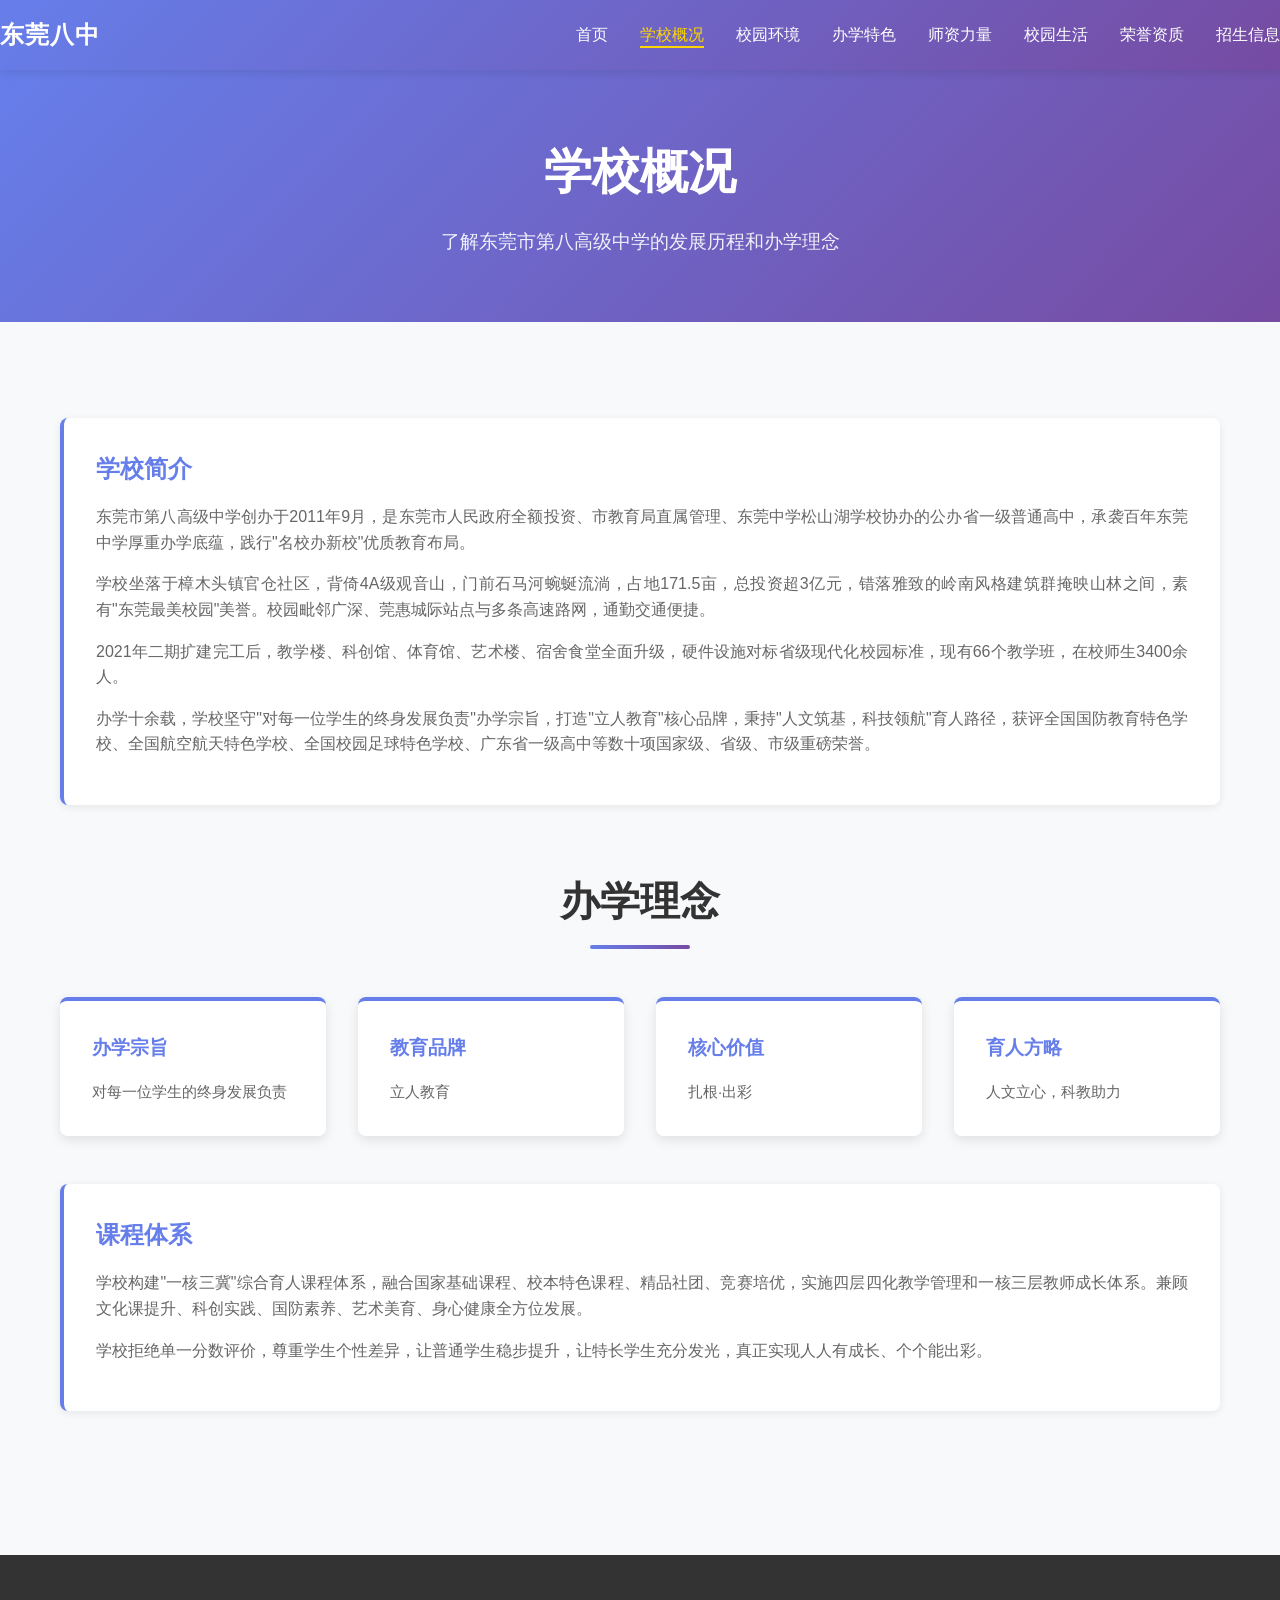
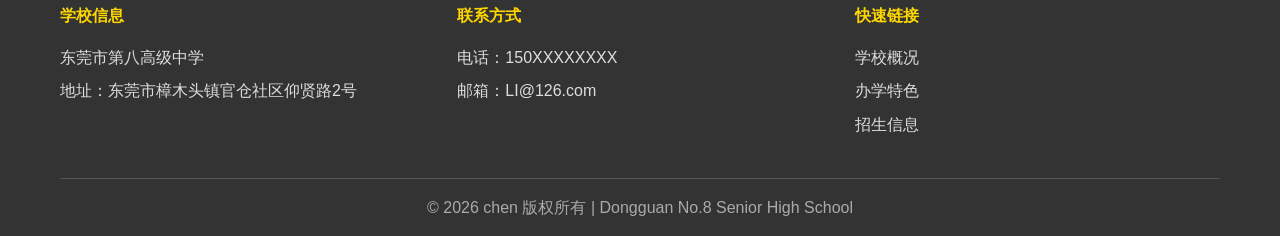
<file: about.html>
<!DOCTYPE html>
<html lang="zh-CN">
<head>
    <meta charset="UTF-8">
    <meta name="viewport" content="width=device-width, initial-scale=1.0">
    <title>学校概况 - 东莞市第八高级中学</title>
    <link rel="stylesheet" href="css/style.css">
</head>
<body>
    <div id="progressBar" class="progress-bar"></div>

    <nav class="navbar" id="navbar">
        <div class="nav-container">
            <div class="nav-logo">东莞八中</div>
            <ul class="nav-menu" id="navMenu">
                <li><a href="index.html" class="nav-link">首页</a></li>
                <li><a href="about.html" class="nav-link active">学校概况</a></li>
                <li><a href="campus.html" class="nav-link">校园环境</a></li>
                <li><a href="features.html" class="nav-link">办学特色</a></li>
                <li><a href="teachers.html" class="nav-link">师资力量</a></li>
                <li><a href="life.html" class="nav-link">校园生活</a></li>
                <li><a href="honors.html" class="nav-link">荣誉资质</a></li>
                <li><a href="recruitment.html" class="nav-link">招生信息</a></li>
            </ul>
            <div class="hamburger" id="hamburger">
                <span></span>
                <span></span>
                <span></span>
            </div>
        </div>
    </nav>

    <section class="page-header">
        <div class="container">
            <h1>学校概况</h1>
            <p>了解东莞市第八高级中学的发展历程和办学理念</p>
        </div>
    </section>

    <section class="content-section fade-in-up">
        <div class="container">
            <div class="content-box">
                <h3>学校简介</h3>
                <p>东莞市第八高级中学创办于2011年9月，是东莞市人民政府全额投资、市教育局直属管理、东莞中学松山湖学校协办的公办省一级普通高中，承袭百年东莞中学厚重办学底蕴，践行"名校办新校"优质教育布局。</p>
                <p>学校坐落于樟木头镇官仓社区，背倚4A级观音山，门前石马河蜿蜒流淌，占地171.5亩，总投资超3亿元，错落雅致的岭南风格建筑群掩映山林之间，素有"东莞最美校园"美誉。校园毗邻广深、莞惠城际站点与多条高速路网，通勤交通便捷。</p>
                <p>2021年二期扩建完工后，教学楼、科创馆、体育馆、艺术楼、宿舍食堂全面升级，硬件设施对标省级现代化校园标准，现有66个教学班，在校师生3400余人。</p>
                <p>办学十余载，学校坚守"对每一位学生的终身发展负责"办学宗旨，打造"立人教育"核心品牌，秉持"人文筑基，科技领航"育人路径，获评全国国防教育特色学校、全国航空航天特色学校、全国校园足球特色学校、广东省一级高中等数十项国家级、省级、市级重磅荣誉。</p>
            </div>

            <h2 class="section-title" style="margin-top: 4rem;">办学理念</h2>
            <div class="concept-cards">
                <div class="concept-card fade-in-up">
                    <h4>办学宗旨</h4>
                    <p>对每一位学生的终身发展负责</p>
                </div>
                <div class="concept-card fade-in-up">
                    <h4>教育品牌</h4>
                    <p>立人教育</p>
                </div>
                <div class="concept-card fade-in-up">
                    <h4>核心价值</h4>
                    <p>扎根·出彩</p>
                </div>
                <div class="concept-card fade-in-up">
                    <h4>育人方略</h4>
                    <p>人文立心，科教助力</p>
                </div>
            </div>

            <div class="content-box" style="margin-top: 3rem;">
                <h3>课程体系</h3>
                <p>学校构建"一核三冀"综合育人课程体系，融合国家基础课程、校本特色课程、精品社团、竞赛培优，实施四层四化教学管理和一核三层教师成长体系。兼顾文化课提升、科创实践、国防素养、艺术美育、身心健康全方位发展。</p>
                <p>学校拒绝单一分数评价，尊重学生个性差异，让普通学生稳步提升，让特长学生充分发光，真正实现人人有成长、个个能出彩。</p>
            </div>
        </div>
    </section>

    <footer class="footer">
        <div class="container">
            <div class="footer-content">
                <div class="footer-section">
                    <h4>学校信息</h4>
                    <p>东莞市第八高级中学</p>
                    <p>地址：东莞市樟木头镇官仓社区仰贤路2号</p>
                </div>
                <div class="footer-section">
                    <h4>联系方式</h4>
                    <p>电话：150XXXXXXXX</p>
                    <p>邮箱：LI@126.com</p>
                </div>
                <div class="footer-section">
                    <h4>快速链接</h4>
                    <ul>
                        <li><a href="about.html">学校概况</a></li>
                        <li><a href="features.html">办学特色</a></li>
                        <li><a href="recruitment.html">招生信息</a></li>
                    </ul>
                </div>
            </div>
            <div class="footer-bottom">
                <p>&copy; 2026 chen 版权所有 | Dongguan No.8 Senior High School</p>
            </div>
        </div>
    </footer>

    <button id="backToTop" class="back-to-top">↑</button>
    <script src="js/main.js"></script>
</body>
</html>
</file>
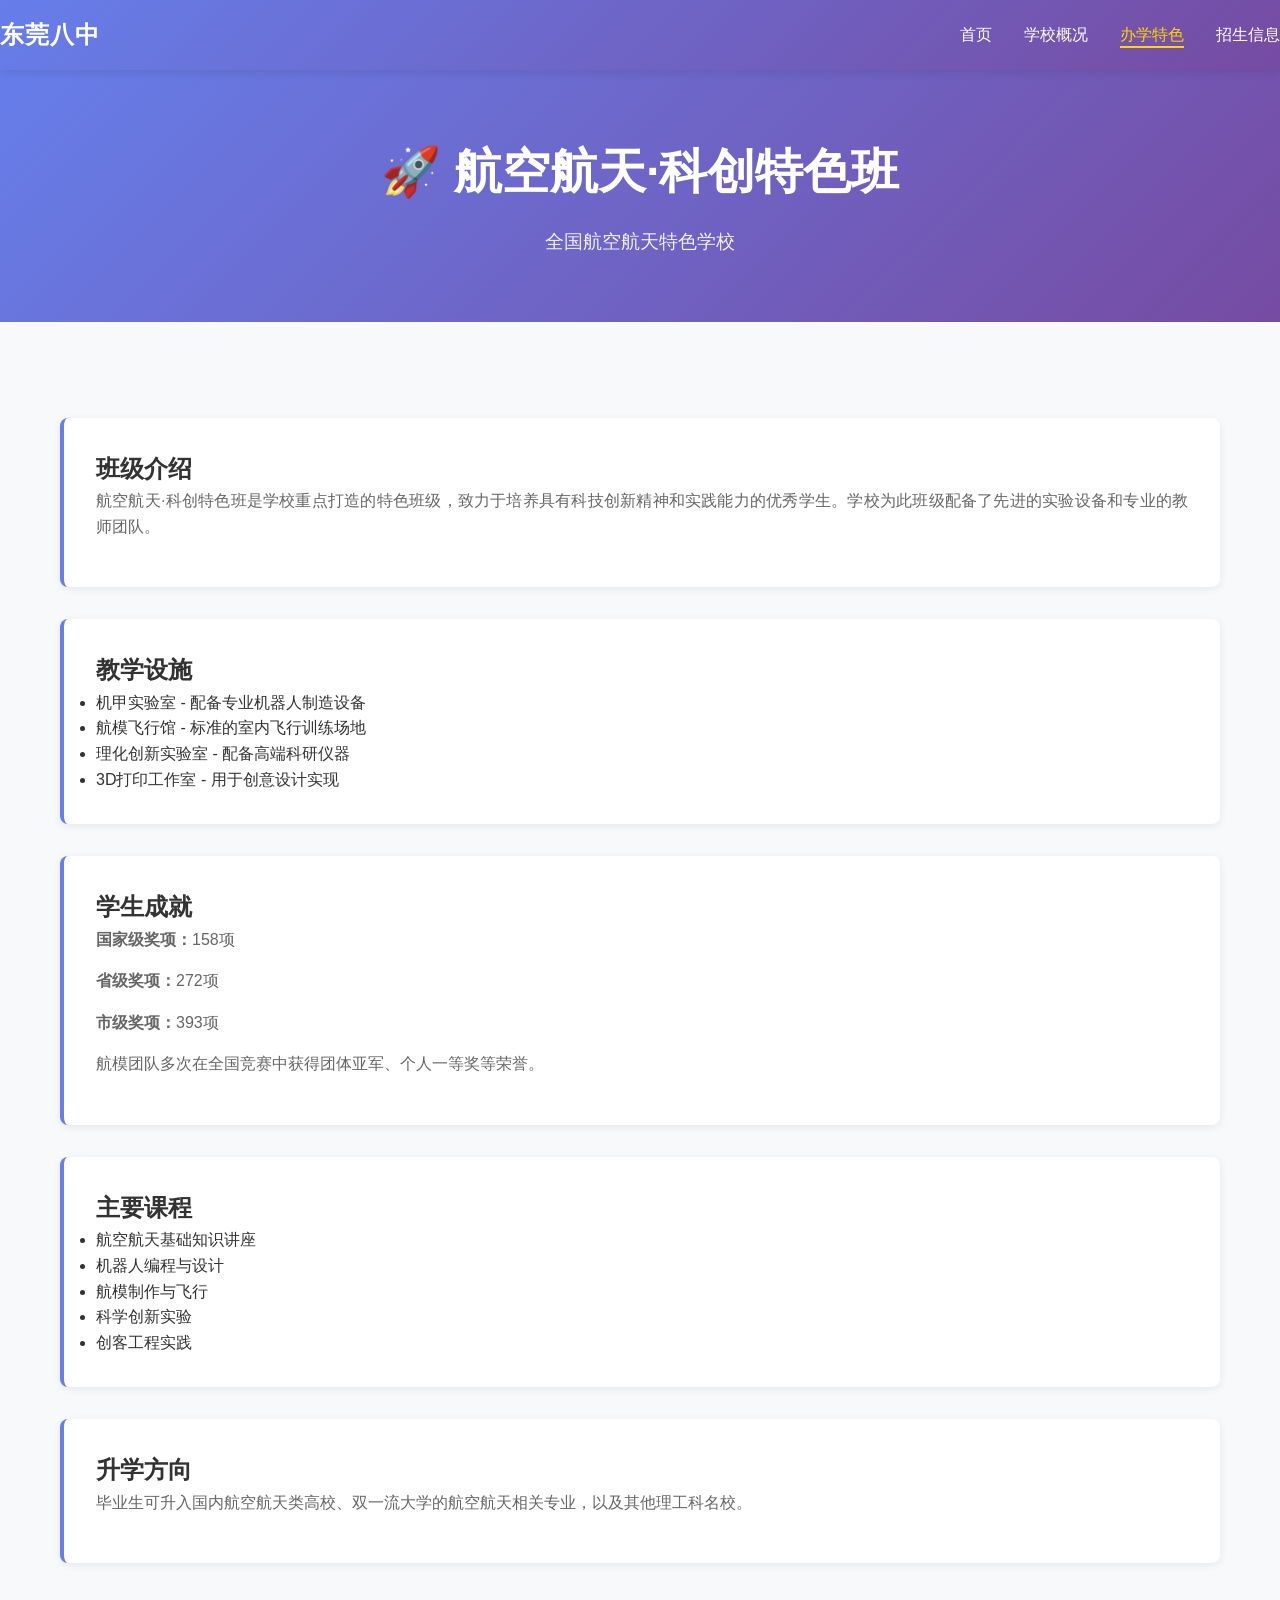
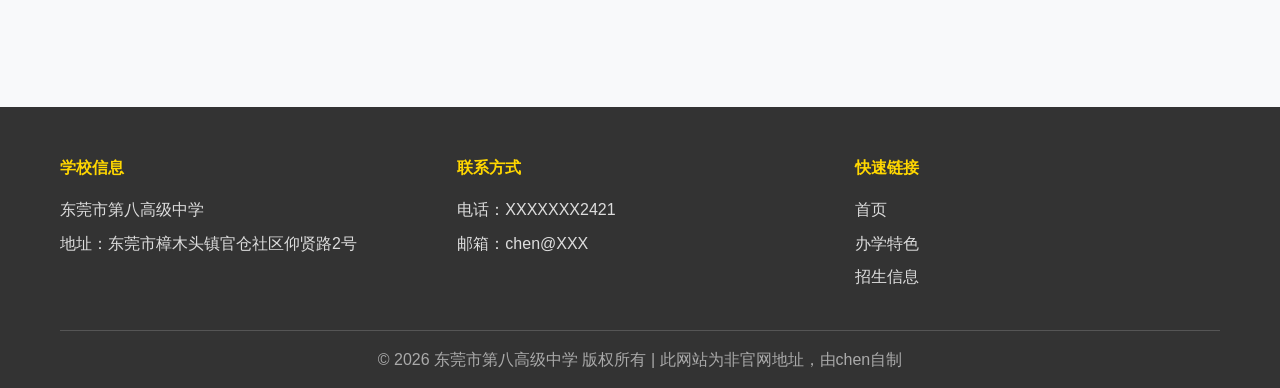
<file: aerospace.html>
<!DOCTYPE html>
<html lang="zh-CN">
<head>
    <meta charset="UTF-8">
    <meta name="viewport" content="width=device-width, initial-scale=1.0">
    <title>航空航天·科创特色班 - 东莞市第八高级中学</title>
    <link rel="stylesheet" href="css/style.css">
</head>
<body>
    <div id="progressBar" class="progress-bar"></div>

    <nav class="navbar" id="navbar">
        <div class="nav-container">
            <div class="nav-logo">东莞八中</div>
            <ul class="nav-menu" id="navMenu">
                <li><a href="index.html" class="nav-link">首页</a></li>
                <li><a href="about.html" class="nav-link">学校概况</a></li>
                <li><a href="features.html" class="nav-link active">办学特色</a></li>
                <li><a href="recruitment.html" class="nav-link">招生信息</a></li>
            </ul>
            <div class="hamburger" id="hamburger">
                <span></span>
                <span></span>
                <span></span>
            </div>
        </div>
    </nav>

    <section class="page-header">
        <div class="container">
            <h1>🚀 航空航天·科创特色班</h1>
            <p>全国航空航天特色学校</p>
        </div>
    </section>

    <section class="content-section fade-in-up">
        <div class="container">
            <div class="content-box">
                <h2>班级介绍</h2>
                <p>航空航天·科创特色班是学校重点打造的特色班级，致力于培养具有科技创新精神和实践能力的优秀学生。学校为此班级配备了先进的实验设备和专业的教师团队。</p>
            </div>

            <div class="content-box">
                <h2>教学设施</h2>
                <ul>
                    <li>机甲实验室 - 配备专业机器人制造设备</li>
                    <li>航模飞行馆 - 标准的室内飞行训练场地</li>
                    <li>理化创新实验室 - 配备高端科研仪器</li>
                    <li>3D打印工作室 - 用于创意设计实现</li>
                </ul>
            </div>

            <div class="content-box">
                <h2>学生成就</h2>
                <p><strong>国家级奖项：</strong>158项</p>
                <p><strong>省级奖项：</strong>272项</p>
                <p><strong>市级奖项：</strong>393项</p>
                <p>航模团队多次在全国竞赛中获得团体亚军、个人一等奖等荣誉。</p>
            </div>

            <div class="content-box">
                <h2>主要课程</h2>
                <ul>
                    <li>航空航天基础知识讲座</li>
                    <li>机器人编程与设计</li>
                    <li>航模制作与飞行</li>
                    <li>科学创新实验</li>
                    <li>创客工程实践</li>
                </ul>
            </div>

            <div class="content-box">
                <h2>升学方向</h2>
                <p>毕业生可升入国内航空航天类高校、双一流大学的航空航天相关专业，以及其他理工科名校。</p>
            </div>
        </div>
    </section>

    <footer class="footer">
        <div class="container">
            <div class="footer-content">
                <div class="footer-section">
                    <h4>学校信息</h4>
                    <p>东莞市第八高级中学</p>
                    <p>地址：东莞市樟木头镇官仓社区仰贤路2号</p>
                </div>
                <div class="footer-section">
                    <h4>联系方式</h4>
                    <p>电话：XXXXXXX2421</p>
                    <p>邮箱：chen@XXX</p>
                </div>
                <div class="footer-section">
                    <h4>快速链接</h4>
                    <ul>
                        <li><a href="index.html">首页</a></li>
                        <li><a href="features.html">办学特色</a></li>
                        <li><a href="recruitment.html">招生信息</a></li>
                    </ul>
                </div>
            </div>
            <div class="footer-bottom">
                <p>&copy; 2026 东莞市第八高级中学 版权所有 | 此网站为非官网地址，由chen自制</p>
            </div>
        </div>
    </footer>

    <button id="backToTop" class="back-to-top">↑</button>
    <script src="js/main.js"></script>
</body>
</html>
</file>
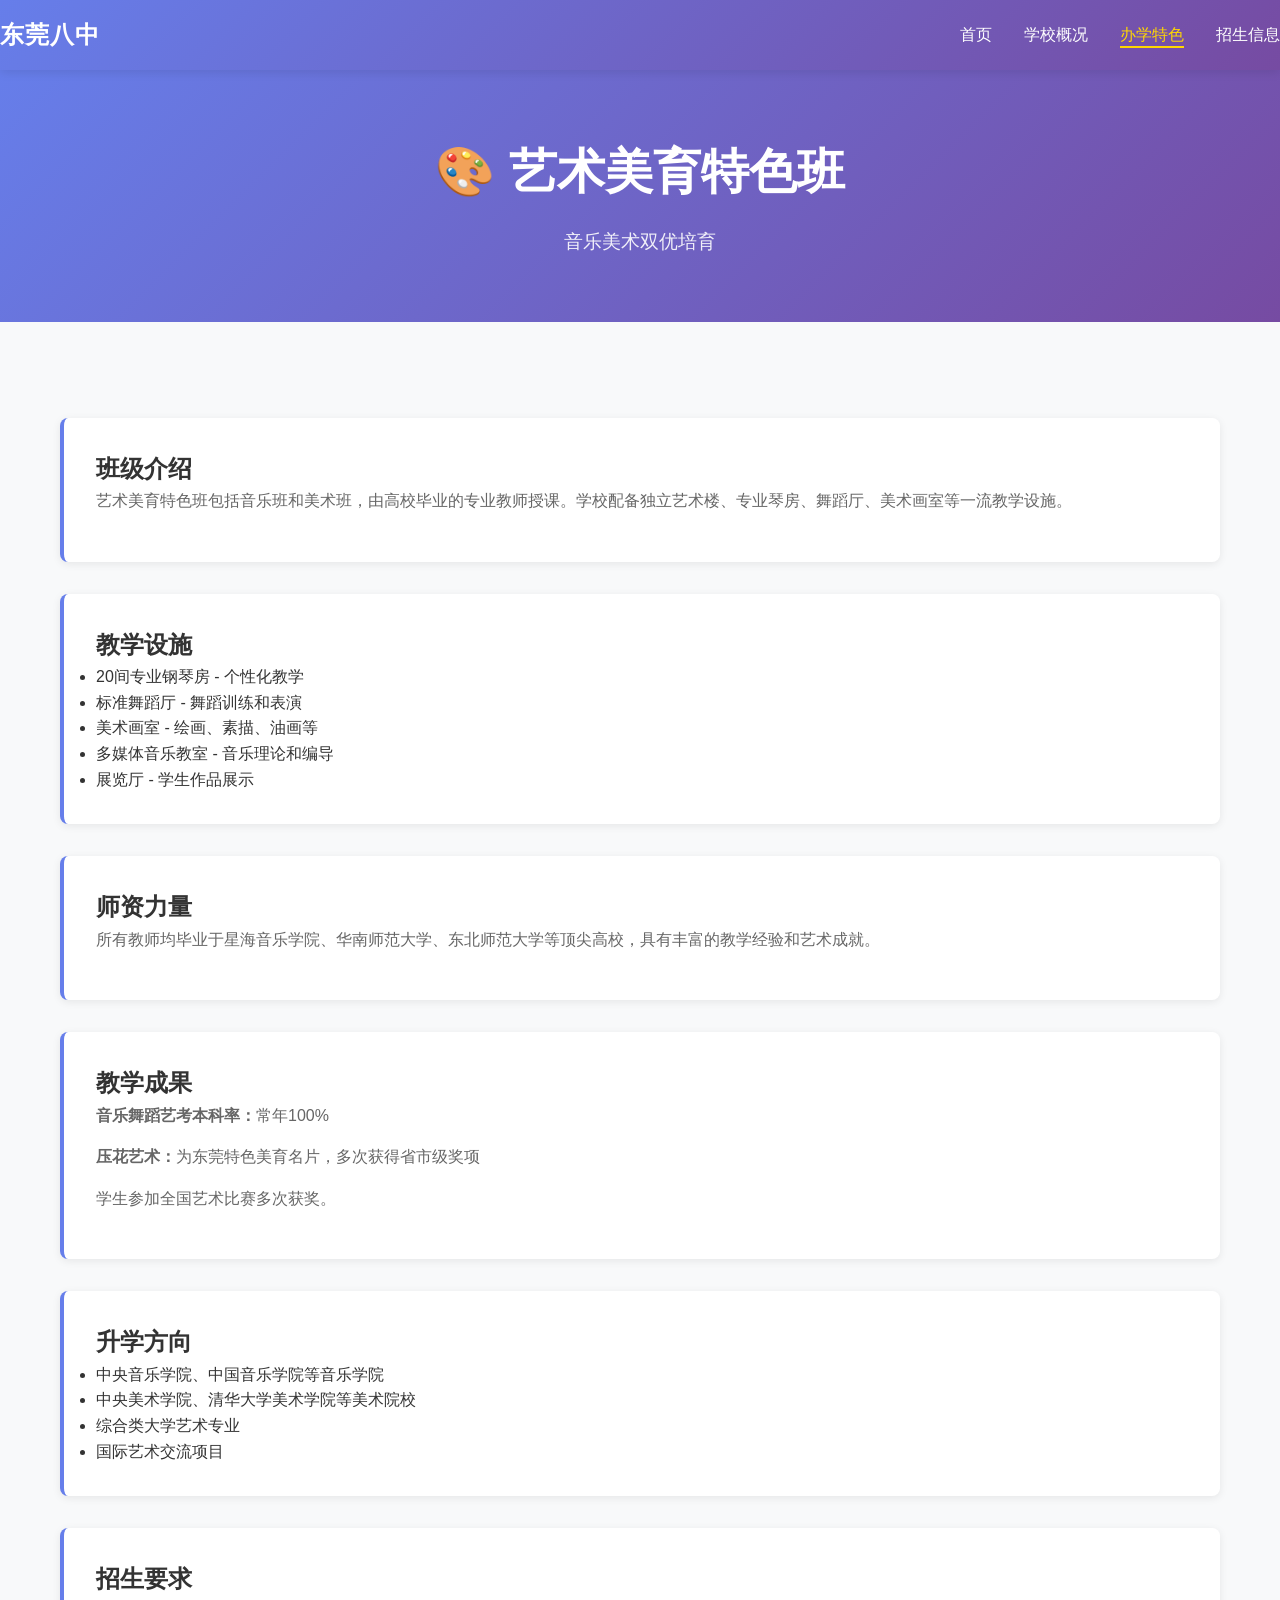
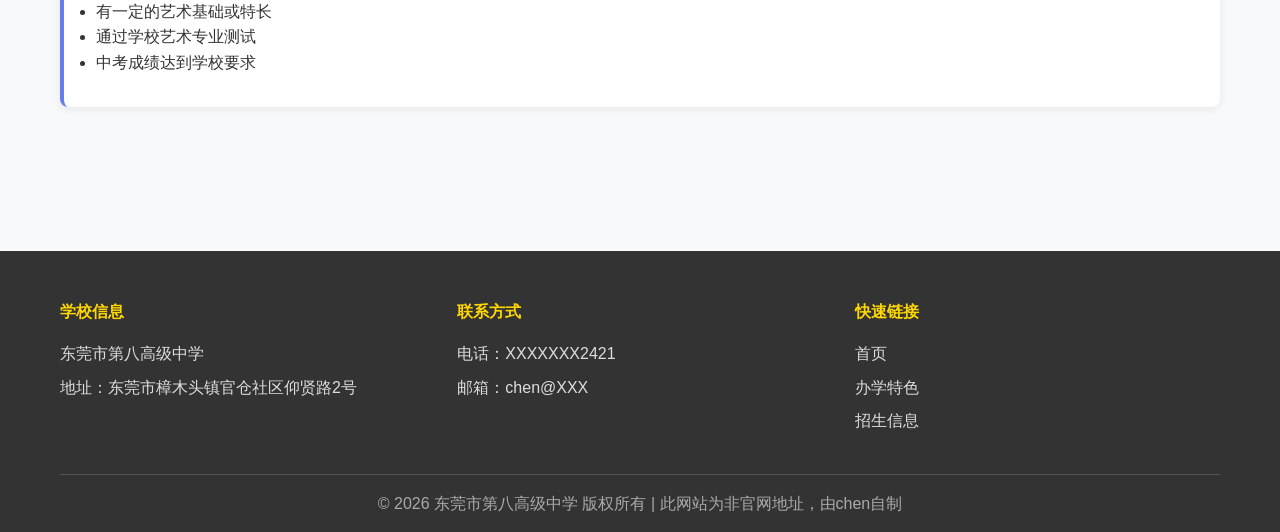
<file: art.html>
<!DOCTYPE html>
<html lang="zh-CN">
<head>
    <meta charset="UTF-8">
    <meta name="viewport" content="width=device-width, initial-scale=1.0">
    <title>艺术美育特色班 - 东莞市第八高级中学</title>
    <link rel="stylesheet" href="css/style.css">
</head>
<body>
    <div id="progressBar" class="progress-bar"></div>

    <nav class="navbar" id="navbar">
        <div class="nav-container">
            <div class="nav-logo">东莞八中</div>
            <ul class="nav-menu" id="navMenu">
                <li><a href="index.html" class="nav-link">首页</a></li>
                <li><a href="about.html" class="nav-link">学校概况</a></li>
                <li><a href="features.html" class="nav-link active">办学特色</a></li>
                <li><a href="recruitment.html" class="nav-link">招生信息</a></li>
            </ul>
            <div class="hamburger" id="hamburger">
                <span></span>
                <span></span>
                <span></span>
            </div>
        </div>
    </nav>

    <section class="page-header">
        <div class="container">
            <h1>🎨 艺术美育特色班</h1>
            <p>音乐美术双优培育</p>
        </div>
    </section>

    <section class="content-section fade-in-up">
        <div class="container">
            <div class="content-box">
                <h2>班级介绍</h2>
                <p>艺术美育特色班包括音乐班和美术班，由高校毕业的专业教师授课。学校配备独立艺术楼、专业琴房、舞蹈厅、美术画室等一流教学设施。</p>
            </div>

            <div class="content-box">
                <h2>教学设施</h2>
                <ul>
                    <li>20间专业钢琴房 - 个性化教学</li>
                    <li>标准舞蹈厅 - 舞蹈训练和表演</li>
                    <li>美术画室 - 绘画、素描、油画等</li>
                    <li>多媒体音乐教室 - 音乐理论和编导</li>
                    <li>展览厅 - 学生作品展示</li>
                </ul>
            </div>

            <div class="content-box">
                <h2>师资力量</h2>
                <p>所有教师均毕业于星海音乐学院、华南师范大学、东北师范大学等顶尖高校，具有丰富的教学经验和艺术成就。</p>
            </div>

            <div class="content-box">
                <h2>教学成果</h2>
                <p><strong>音乐舞蹈艺考本科率：</strong>常年100%</p>
                <p><strong>压花艺术：</strong>为东莞特色美育名片，多次获得省市级奖项</p>
                <p>学生参加全国艺术比赛多次获奖。</p>
            </div>

            <div class="content-box">
                <h2>升学方向</h2>
                <ul>
                    <li>中央音乐学院、中国音乐学院等音乐学院</li>
                    <li>中央美术学院、清华大学美术学院等美术院校</li>
                    <li>综合类大学艺术专业</li>
                    <li>国际艺术交流项目</li>
                </ul>
            </div>

            <div class="content-box">
                <h2>招生要求</h2>
                <ul>
                    <li>有一定的艺术基础或特长</li>
                    <li>通过学校艺术专业测试</li>
                    <li>中考成绩达到学校要求</li>
                </ul>
            </div>
        </div>
    </section>

    <footer class="footer">
        <div class="container">
            <div class="footer-content">
                <div class="footer-section">
                    <h4>学校信息</h4>
                    <p>东莞市第八高级中学</p>
                    <p>地址：东莞市樟木头镇官仓社区仰贤路2号</p>
                </div>
                <div class="footer-section">
                    <h4>联系方式</h4>
                    <p>电话：XXXXXXX2421</p>
                    <p>邮箱：chen@XXX</p>
                </div>
                <div class="footer-section">
                    <h4>快速链接</h4>
                    <ul>
                        <li><a href="index.html">首页</a></li>
                        <li><a href="features.html">办学特色</a></li>
                        <li><a href="recruitment.html">招生信息</a></li>
                    </ul>
                </div>
            </div>
            <div class="footer-bottom">
                <p>&copy; 2026 东莞市第八高级中学 版权所有 | 此网站为非官网地址，由chen自制</p>
            </div>
        </div>
    </footer>

    <button id="backToTop" class="back-to-top">↑</button>
    <script src="js/main.js"></script>
</body>
</html>
</file>
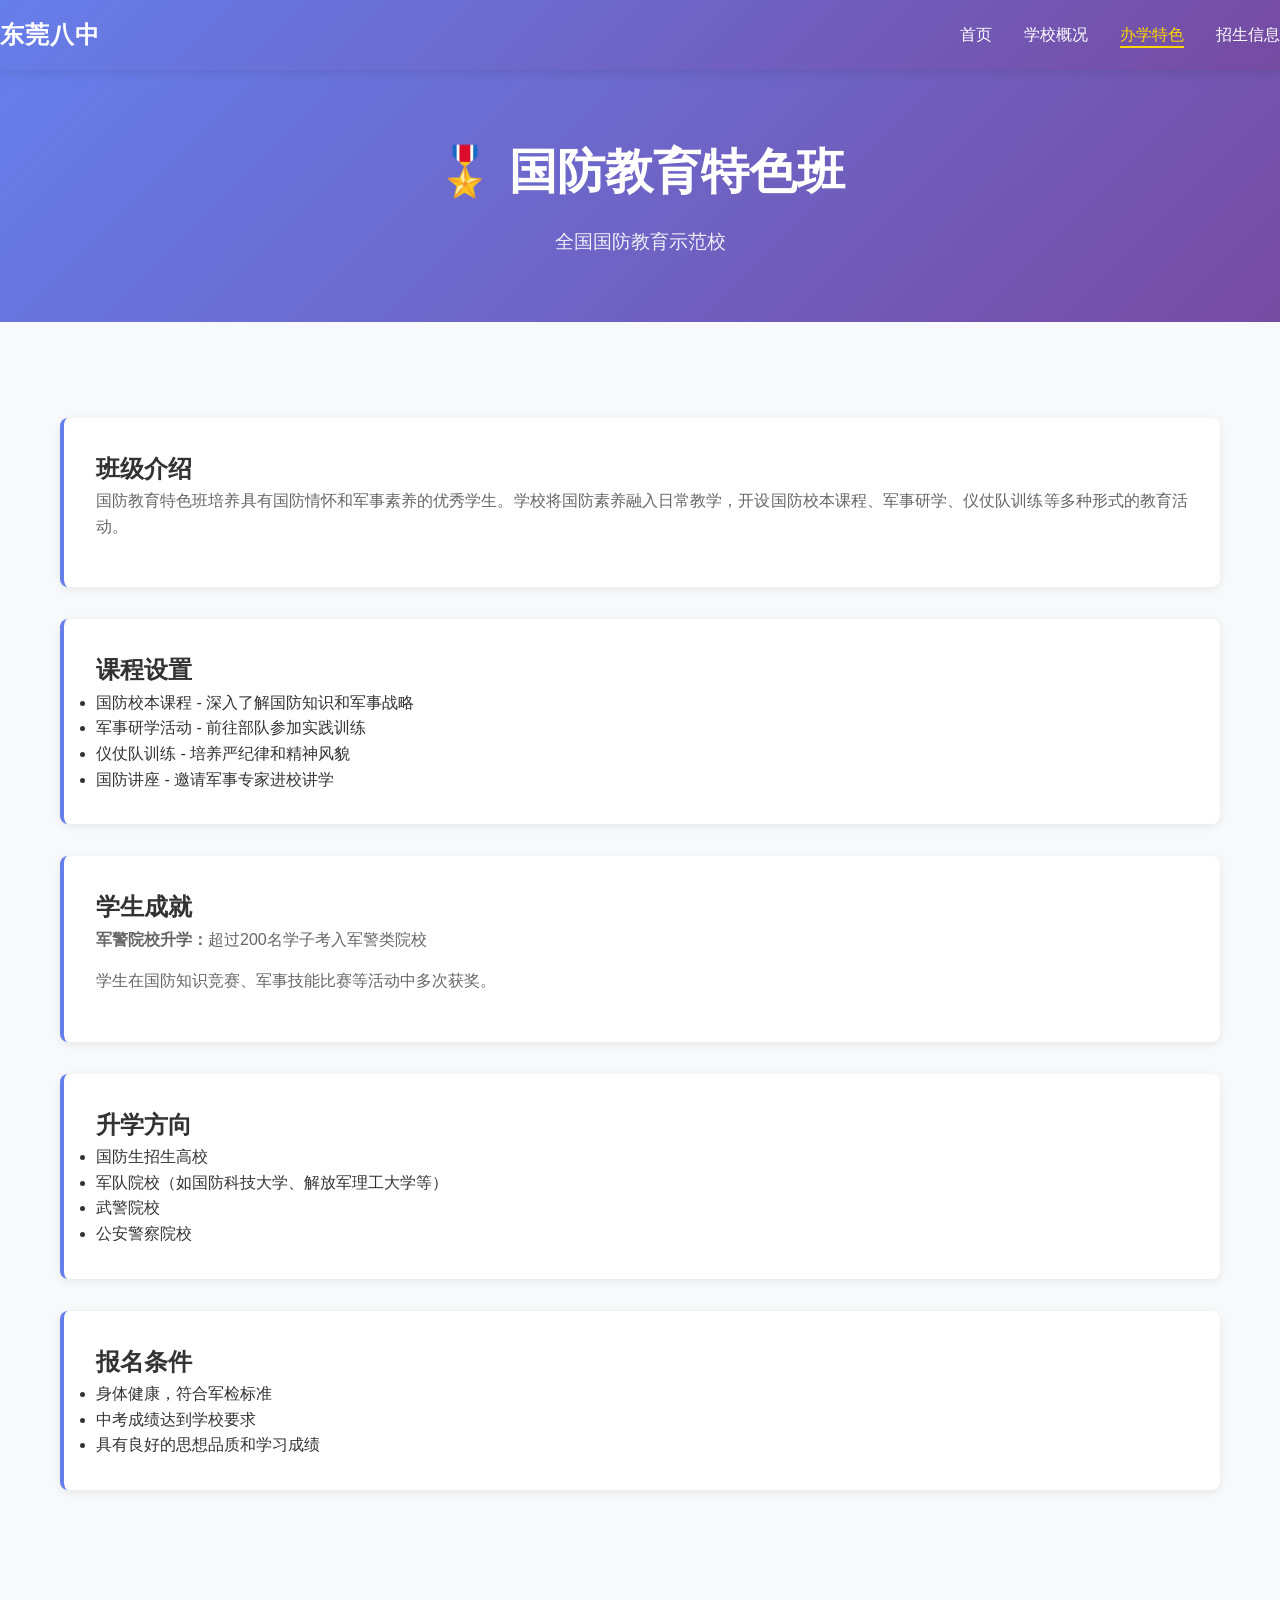
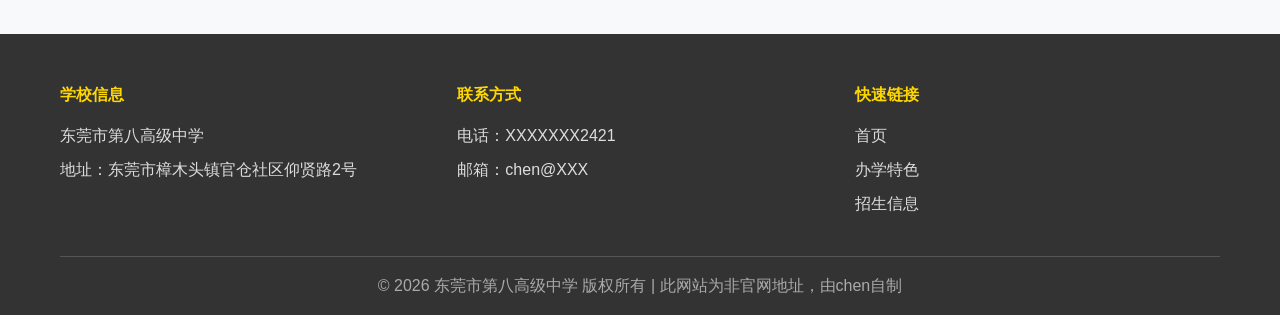
<file: defense.html>
<!DOCTYPE html>
<html lang="zh-CN">
<head>
    <meta charset="UTF-8">
    <meta name="viewport" content="width=device-width, initial-scale=1.0">
    <title>国防教育特色班 - 东莞市第八高级中学</title>
    <link rel="stylesheet" href="css/style.css">
</head>
<body>
    <div id="progressBar" class="progress-bar"></div>

    <nav class="navbar" id="navbar">
        <div class="nav-container">
            <div class="nav-logo">东莞八中</div>
            <ul class="nav-menu" id="navMenu">
                <li><a href="index.html" class="nav-link">首页</a></li>
                <li><a href="about.html" class="nav-link">学校概况</a></li>
                <li><a href="features.html" class="nav-link active">办学特色</a></li>
                <li><a href="recruitment.html" class="nav-link">招生信息</a></li>
            </ul>
            <div class="hamburger" id="hamburger">
                <span></span>
                <span></span>
                <span></span>
            </div>
        </div>
    </nav>

    <section class="page-header">
        <div class="container">
            <h1>🎖️ 国防教育特色班</h1>
            <p>全国国防教育示范校</p>
        </div>
    </section>

    <section class="content-section fade-in-up">
        <div class="container">
            <div class="content-box">
                <h2>班级介绍</h2>
                <p>国防教育特色班培养具有国防情怀和军事素养的优秀学生。学校将国防素养融入日常教学，开设国防校本课程、军事研学、仪仗队训练等多种形式的教育活动。</p>
            </div>

            <div class="content-box">
                <h2>课程设置</h2>
                <ul>
                    <li>国防校本课程 - 深入了解国防知识和军事战略</li>
                    <li>军事研学活动 - 前往部队参加实践训练</li>
                    <li>仪仗队训练 - 培养严纪律和精神风貌</li>
                    <li>国防讲座 - 邀请军事专家进校讲学</li>
                </ul>
            </div>

            <div class="content-box">
                <h2>学生成就</h2>
                <p><strong>军警院校升学：</strong>超过200名学子考入军警类院校</p>
                <p>学生在国防知识竞赛、军事技能比赛等活动中多次获奖。</p>
            </div>

            <div class="content-box">
                <h2>升学方向</h2>
                <ul>
                    <li>国防生招生高校</li>
                    <li>军队院校（如国防科技大学、解放军理工大学等）</li>
                    <li>武警院校</li>
                    <li>公安警察院校</li>
                </ul>
            </div>

            <div class="content-box">
                <h2>报名条件</h2>
                <ul>
                    <li>身体健康，符合军检标准</li>
                    <li>中考成绩达到学校要求</li>
                    <li>具有良好的思想品质和学习成绩</li>
                </ul>
            </div>
        </div>
    </section>

    <footer class="footer">
        <div class="container">
            <div class="footer-content">
                <div class="footer-section">
                    <h4>学校信息</h4>
                    <p>东莞市第八高级中学</p>
                    <p>地址：东莞市樟木头镇官仓社区仰贤路2号</p>
                </div>
                <div class="footer-section">
                    <h4>联系方式</h4>
                    <p>电话：XXXXXXX2421</p>
                    <p>邮箱：chen@XXX</p>
                </div>
                <div class="footer-section">
                    <h4>快速链接</h4>
                    <ul>
                        <li><a href="index.html">首页</a></li>
                        <li><a href="features.html">办学特色</a></li>
                        <li><a href="recruitment.html">招生信息</a></li>
                    </ul>
                </div>
            </div>
            <div class="footer-bottom">
                <p>&copy; 2026 东莞市第八高级中学 版权所有 | 此网站为非官网地址，由chen自制</p>
            </div>
        </div>
    </footer>

    <button id="backToTop" class="back-to-top">↑</button>
    <script src="js/main.js"></script>
</body>
</html>
</file>
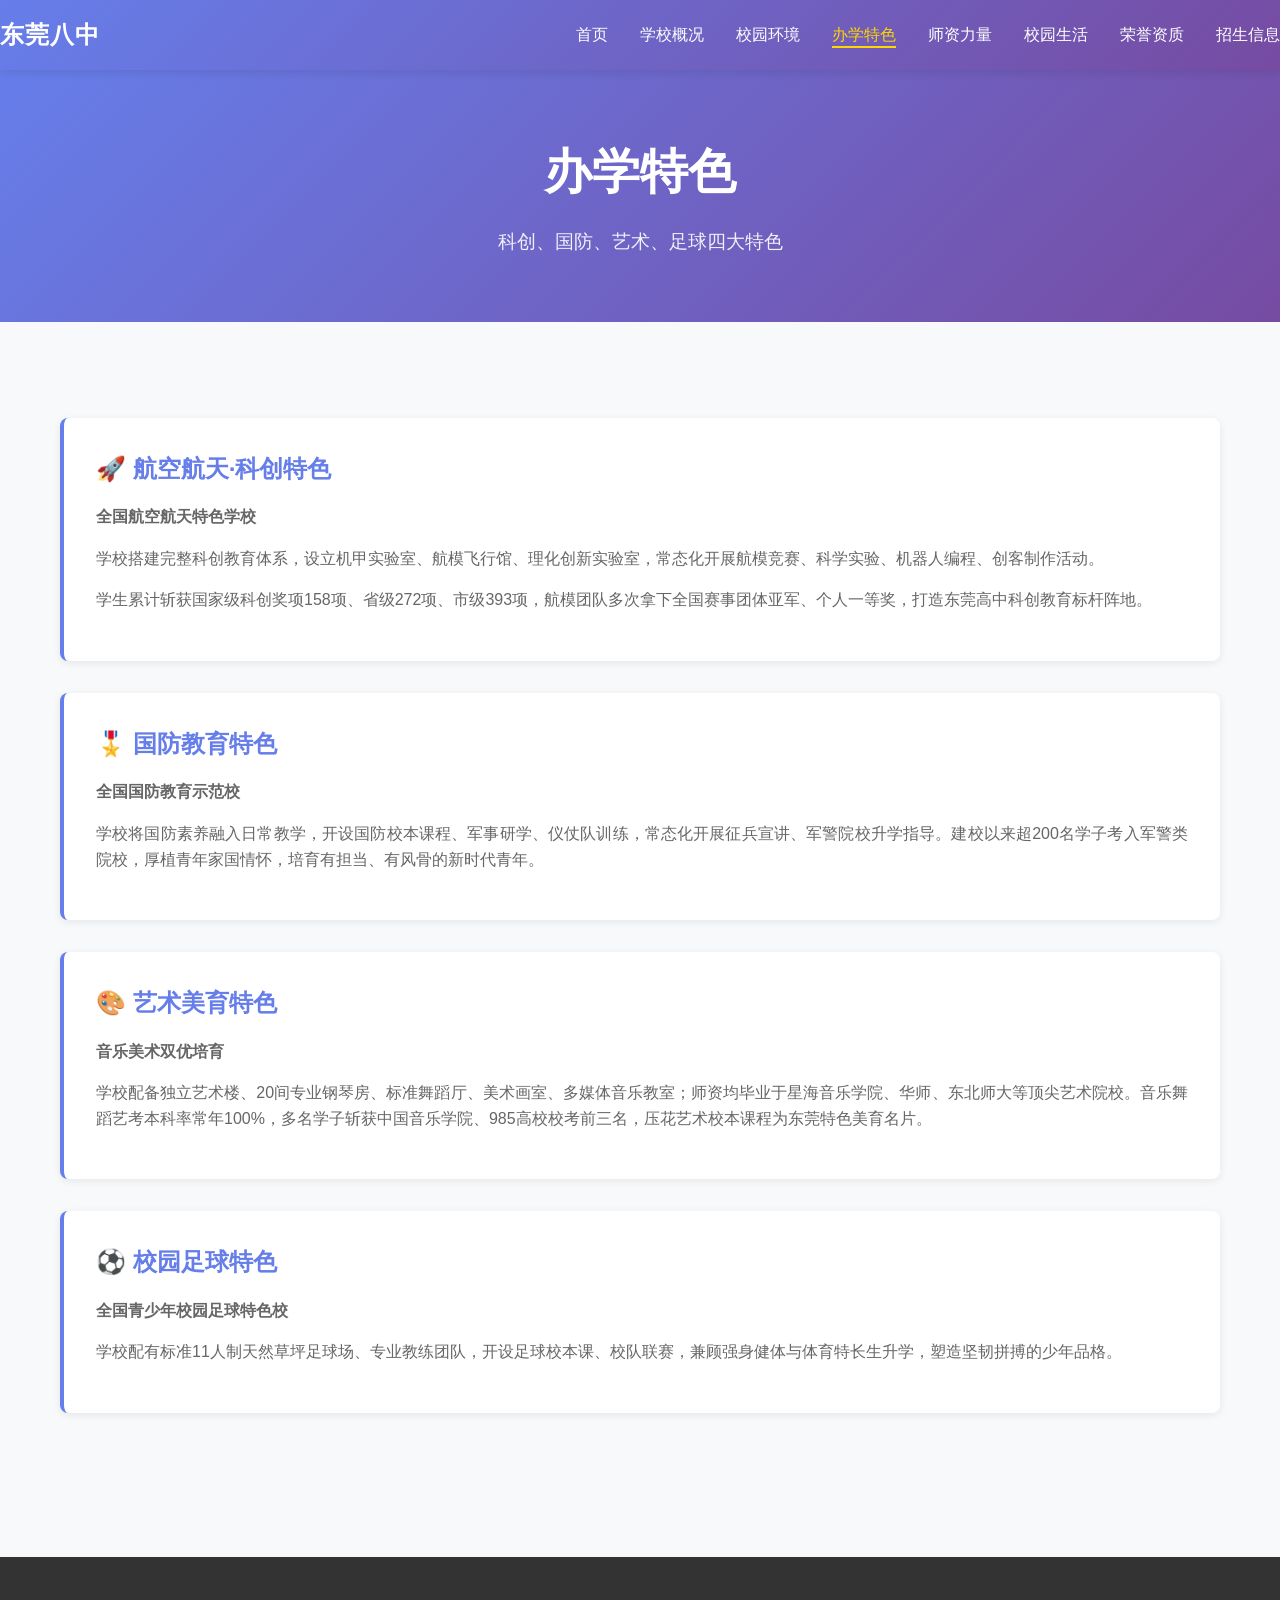
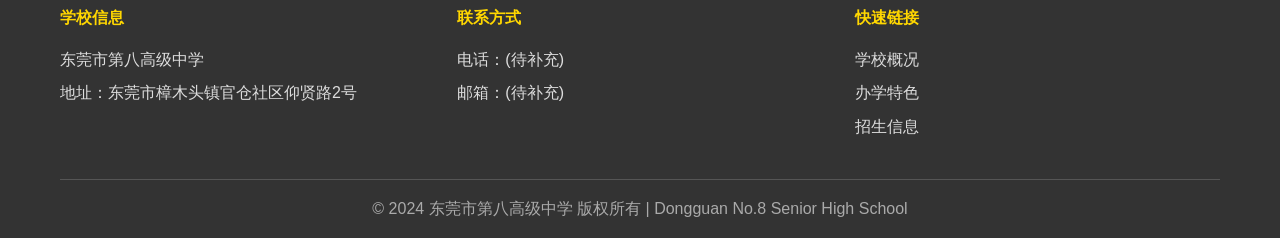
<file: features.html>
<!DOCTYPE html>
<html lang="zh-CN">
<head>
    <meta charset="UTF-8">
    <meta name="viewport" content="width=device-width, initial-scale=1.0">
    <title>办学特色 - 东莞市第八高级中学</title>
    <link rel="stylesheet" href="css/style.css">
</head>
<body>
    <div id="progressBar" class="progress-bar"></div>

    <nav class="navbar" id="navbar">
        <div class="nav-container">
            <div class="nav-logo">东莞八中</div>
            <ul class="nav-menu" id="navMenu">
                <li><a href="index.html" class="nav-link">首页</a></li>
                <li><a href="about.html" class="nav-link">学校概况</a></li>
                <li><a href="campus.html" class="nav-link">校园环境</a></li>
                <li><a href="features.html" class="nav-link active">办学特色</a></li>
                <li><a href="teachers.html" class="nav-link">师资力量</a></li>
                <li><a href="life.html" class="nav-link">校园生活</a></li>
                <li><a href="honors.html" class="nav-link">荣誉资质</a></li>
                <li><a href="recruitment.html" class="nav-link">招生信息</a></li>
            </ul>
            <div class="hamburger" id="hamburger">
                <span></span>
                <span></span>
                <span></span>
            </div>
        </div>
    </nav>

    <section class="page-header">
        <div class="container">
            <h1>办学特色</h1>
            <p>科创、国防、艺术、足球四大特色</p>
        </div>
    </section>

    <section class="content-section fade-in-up">
        <div class="container">
            <div class="content-box">
                <h3>🚀 航空航天·科创特色</h3>
                <p><strong>全国航空航天特色学校</strong></p>
                <p>学校搭建完整科创教育体系，设立机甲实验室、航模飞行馆、理化创新实验室，常态化开展航模竞赛、科学实验、机器人编程、创客制作活动。</p>
                <p>学生累计斩获国家级科创奖项158项、省级272项、市级393项，航模团队多次拿下全国赛事团体亚军、个人一等奖，打造东莞高中科创教育标杆阵地。</p>
            </div>

            <div class="content-box">
                <h3>🎖️ 国防教育特色</h3>
                <p><strong>全国国防教育示范校</strong></p>
                <p>学校将国防素养融入日常教学，开设国防校本课程、军事研学、仪仗队训练，常态化开展征兵宣讲、军警院校升学指导。建校以来超200名学子考入军警类院校，厚植青年家国情怀，培育有担当、有风骨的新时代青年。</p>
            </div>

            <div class="content-box">
                <h3>🎨 艺术美育特色</h3>
                <p><strong>音乐美术双优培育</strong></p>
                <p>学校配备独立艺术楼、20间专业钢琴房、标准舞蹈厅、美术画室、多媒体音乐教室；师资均毕业于星海音乐学院、华师、东北师大等顶尖艺术院校。音乐舞蹈艺考本科率常年100%，多名学子斩获中国音乐学院、985高校校考前三名，压花艺术校本课程为东莞特色美育名片。</p>
            </div>

            <div class="content-box">
                <h3>⚽ 校园足球特色</h3>
                <p><strong>全国青少年校园足球特色校</strong></p>
                <p>学校配有标准11人制天然草坪足球场、专业教练团队，开设足球校本课、校队联赛，兼顾强身健体与体育特长生升学，塑造坚韧拼搏的少年品格。</p>
            </div>
        </div>
    </section>

    <footer class="footer">
        <div class="container">
            <div class="footer-content">
                <div class="footer-section">
                    <h4>学校信息</h4>
                    <p>东莞市第八高级中学</p>
                    <p>地址：东莞市樟木头镇官仓社区仰贤路2号</p>
                </div>
                <div class="footer-section">
                    <h4>联系方式</h4>
                    <p>电话：(待补充)</p>
                    <p>邮箱：(待补充)</p>
                </div>
                <div class="footer-section">
                    <h4>快速链接</h4>
                    <ul>
                        <li><a href="about.html">学校概况</a></li>
                        <li><a href="features.html">办学特色</a></li>
                        <li><a href="recruitment.html">招生信息</a></li>
                    </ul>
                </div>
            </div>
            <div class="footer-bottom">
                <p>&copy; 2024 东莞市第八高级中学 版权所有 | Dongguan No.8 Senior High School</p>
            </div>
        </div>
    </footer>

    <button id="backToTop" class="back-to-top">↑</button>
    <script src="js/main.js"></script>
</body>
</html>
</file>
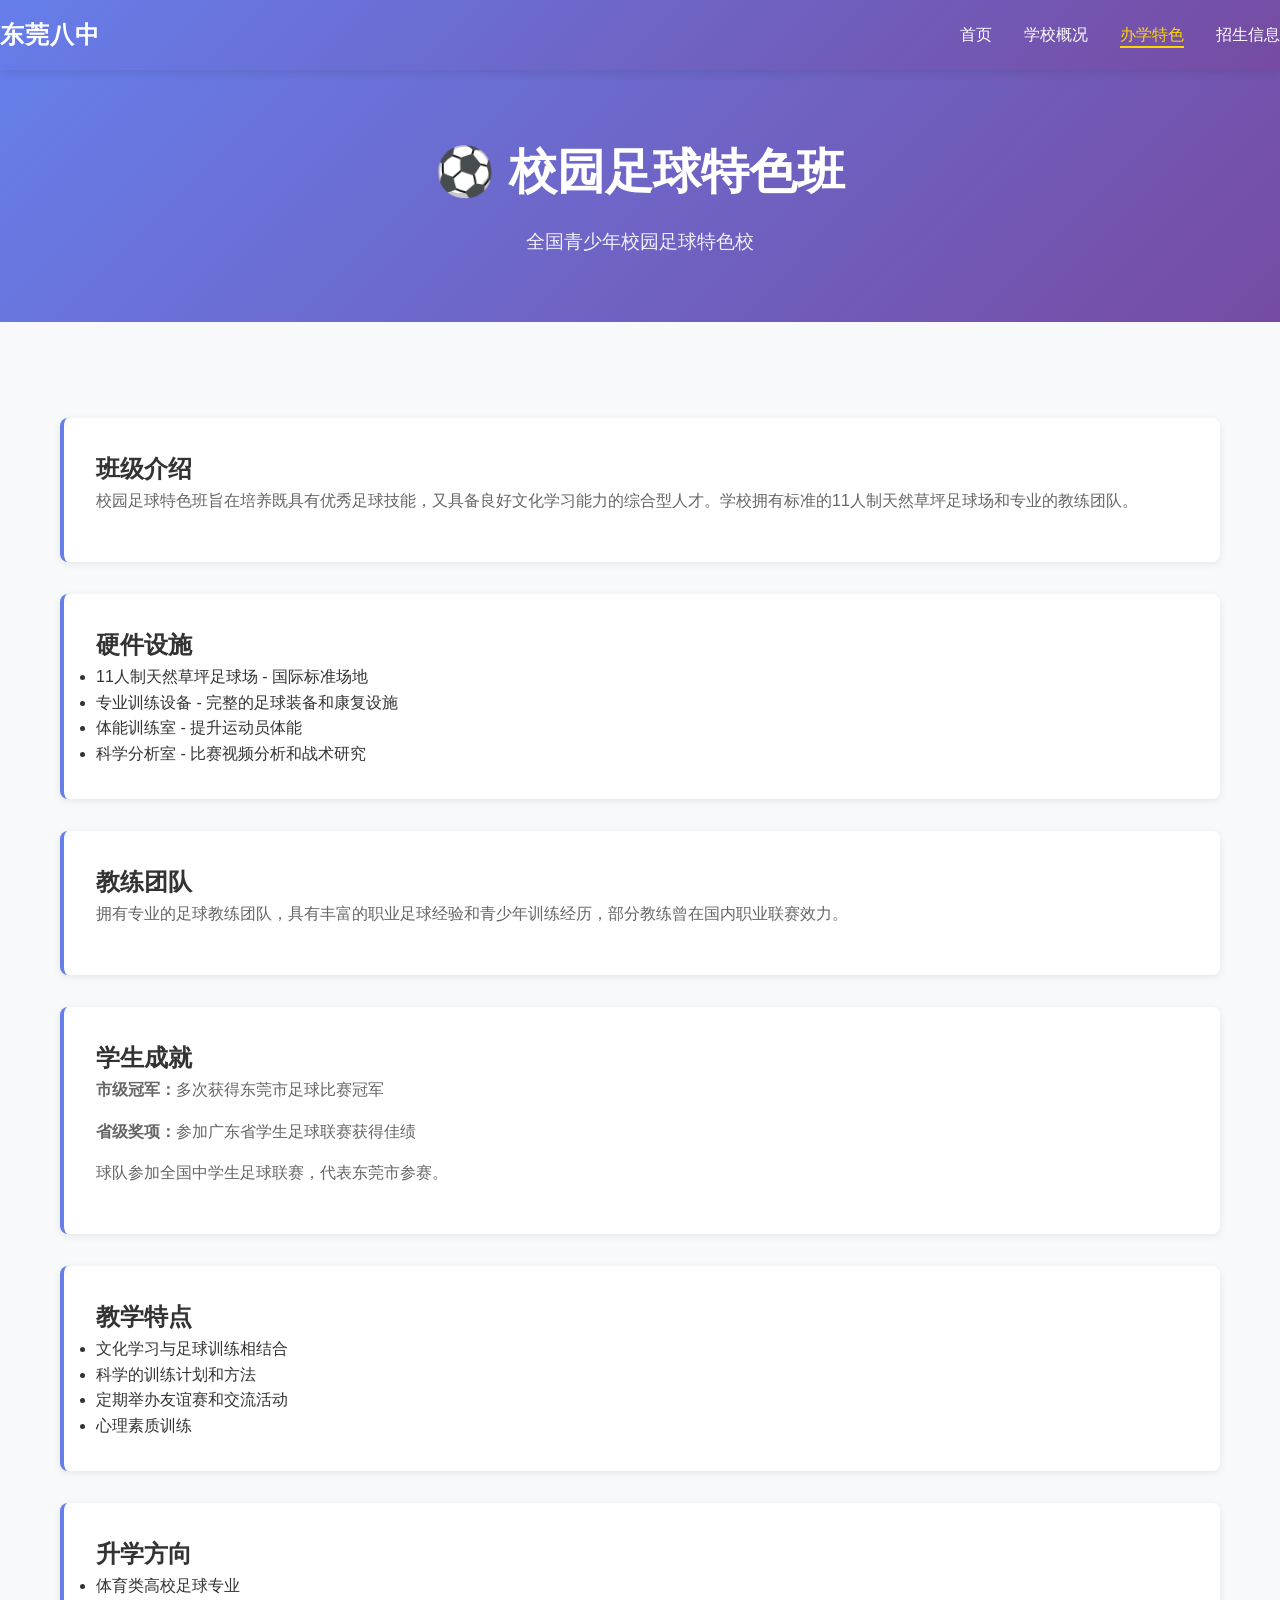
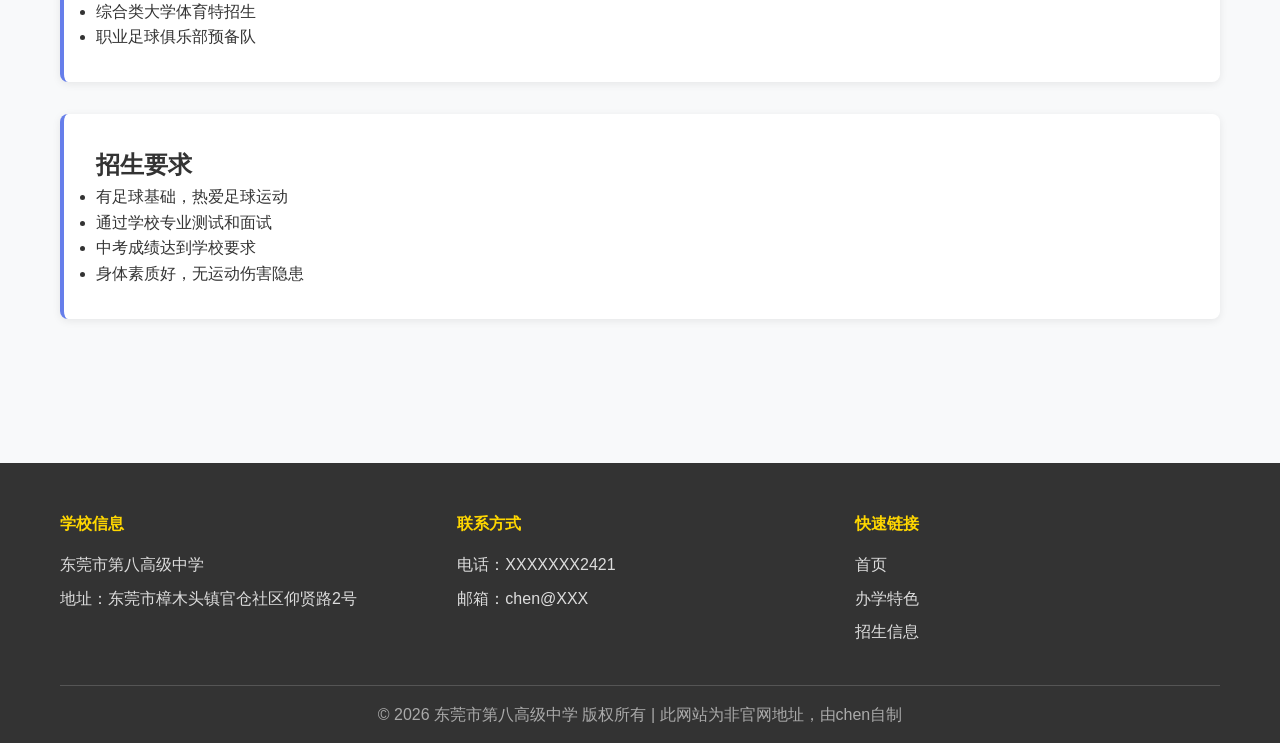
<file: football.html>
<!DOCTYPE html>
<html lang="zh-CN">
<head>
    <meta charset="UTF-8">
    <meta name="viewport" content="width=device-width, initial-scale=1.0">
    <title>校园足球特色班 - 东莞市第八高级中学</title>
    <link rel="stylesheet" href="css/style.css">
</head>
<body>
    <div id="progressBar" class="progress-bar"></div>

    <nav class="navbar" id="navbar">
        <div class="nav-container">
            <div class="nav-logo">东莞八中</div>
            <ul class="nav-menu" id="navMenu">
                <li><a href="index.html" class="nav-link">首页</a></li>
                <li><a href="about.html" class="nav-link">学校概况</a></li>
                <li><a href="features.html" class="nav-link active">办学特色</a></li>
                <li><a href="recruitment.html" class="nav-link">招生信息</a></li>
            </ul>
            <div class="hamburger" id="hamburger">
                <span></span>
                <span></span>
                <span></span>
            </div>
        </div>
    </nav>

    <section class="page-header">
        <div class="container">
            <h1>⚽ 校园足球特色班</h1>
            <p>全国青少年校园足球特色校</p>
        </div>
    </section>

    <section class="content-section fade-in-up">
        <div class="container">
            <div class="content-box">
                <h2>班级介绍</h2>
                <p>校园足球特色班旨在培养既具有优秀足球技能，又具备良好文化学习能力的综合型人才。学校拥有标准的11人制天然草坪足球场和专业的教练团队。</p>
            </div>

            <div class="content-box">
                <h2>硬件设施</h2>
                <ul>
                    <li>11人制天然草坪足球场 - 国际标准场地</li>
                    <li>专业训练设备 - 完整的足球装备和康复设施</li>
                    <li>体能训练室 - 提升运动员体能</li>
                    <li>科学分析室 - 比赛视频分析和战术研究</li>
                </ul>
            </div>

            <div class="content-box">
                <h2>教练团队</h2>
                <p>拥有专业的足球教练团队，具有丰富的职业足球经验和青少年训练经历，部分教练曾在国内职业联赛效力。</p>
            </div>

            <div class="content-box">
                <h2>学生成就</h2>
                <p><strong>市级冠军：</strong>多次获得东莞市足球比赛冠军</p>
                <p><strong>省级奖项：</strong>参加广东省学生足球联赛获得佳绩</p>
                <p>球队参加全国中学生足球联赛，代表东莞市参赛。</p>
            </div>

            <div class="content-box">
                <h2>教学特点</h2>
                <ul>
                    <li>文化学习与足球训练相结合</li>
                    <li>科学的训练计划和方法</li>
                    <li>定期举办友谊赛和交流活动</li>
                    <li>心理素质训练</li>
                </ul>
            </div>

            <div class="content-box">
                <h2>升学方向</h2>
                <ul>
                    <li>体育类高校足球专业</li>
                    <li>综合类大学体育特招生</li>
                    <li>职业足球俱乐部预备队</li>
                </ul>
            </div>

            <div class="content-box">
                <h2>招生要求</h2>
                <ul>
                    <li>有足球基础，热爱足球运动</li>
                    <li>通过学校专业测试和面试</li>
                    <li>中考成绩达到学校要求</li>
                    <li>身体素质好，无运动伤害隐患</li>
                </ul>
            </div>
        </div>
    </section>

    <footer class="footer">
        <div class="container">
            <div class="footer-content">
                <div class="footer-section">
                    <h4>学校信息</h4>
                    <p>东莞市第八高级中学</p>
                    <p>地址：东莞市樟木头镇官仓社区仰贤路2号</p>
                </div>
                <div class="footer-section">
                    <h4>联系方式</h4>
                    <p>电话：XXXXXXX2421</p>
                    <p>邮箱：chen@XXX</p>
                </div>
                <div class="footer-section">
                    <h4>快速链接</h4>
                    <ul>
                        <li><a href="index.html">首页</a></li>
                        <li><a href="features.html">办学特色</a></li>
                        <li><a href="recruitment.html">招生信息</a></li>
                    </ul>
                </div>
            </div>
            <div class="footer-bottom">
                <p>&copy; 2026 东莞市第八高级中学 版权所有 | 此网站为非官网地址，由chen自制</p>
            </div>
        </div>
    </footer>

    <button id="backToTop" class="back-to-top">↑</button>
    <script src="js/main.js"></script>
</body>
</html>
</file>
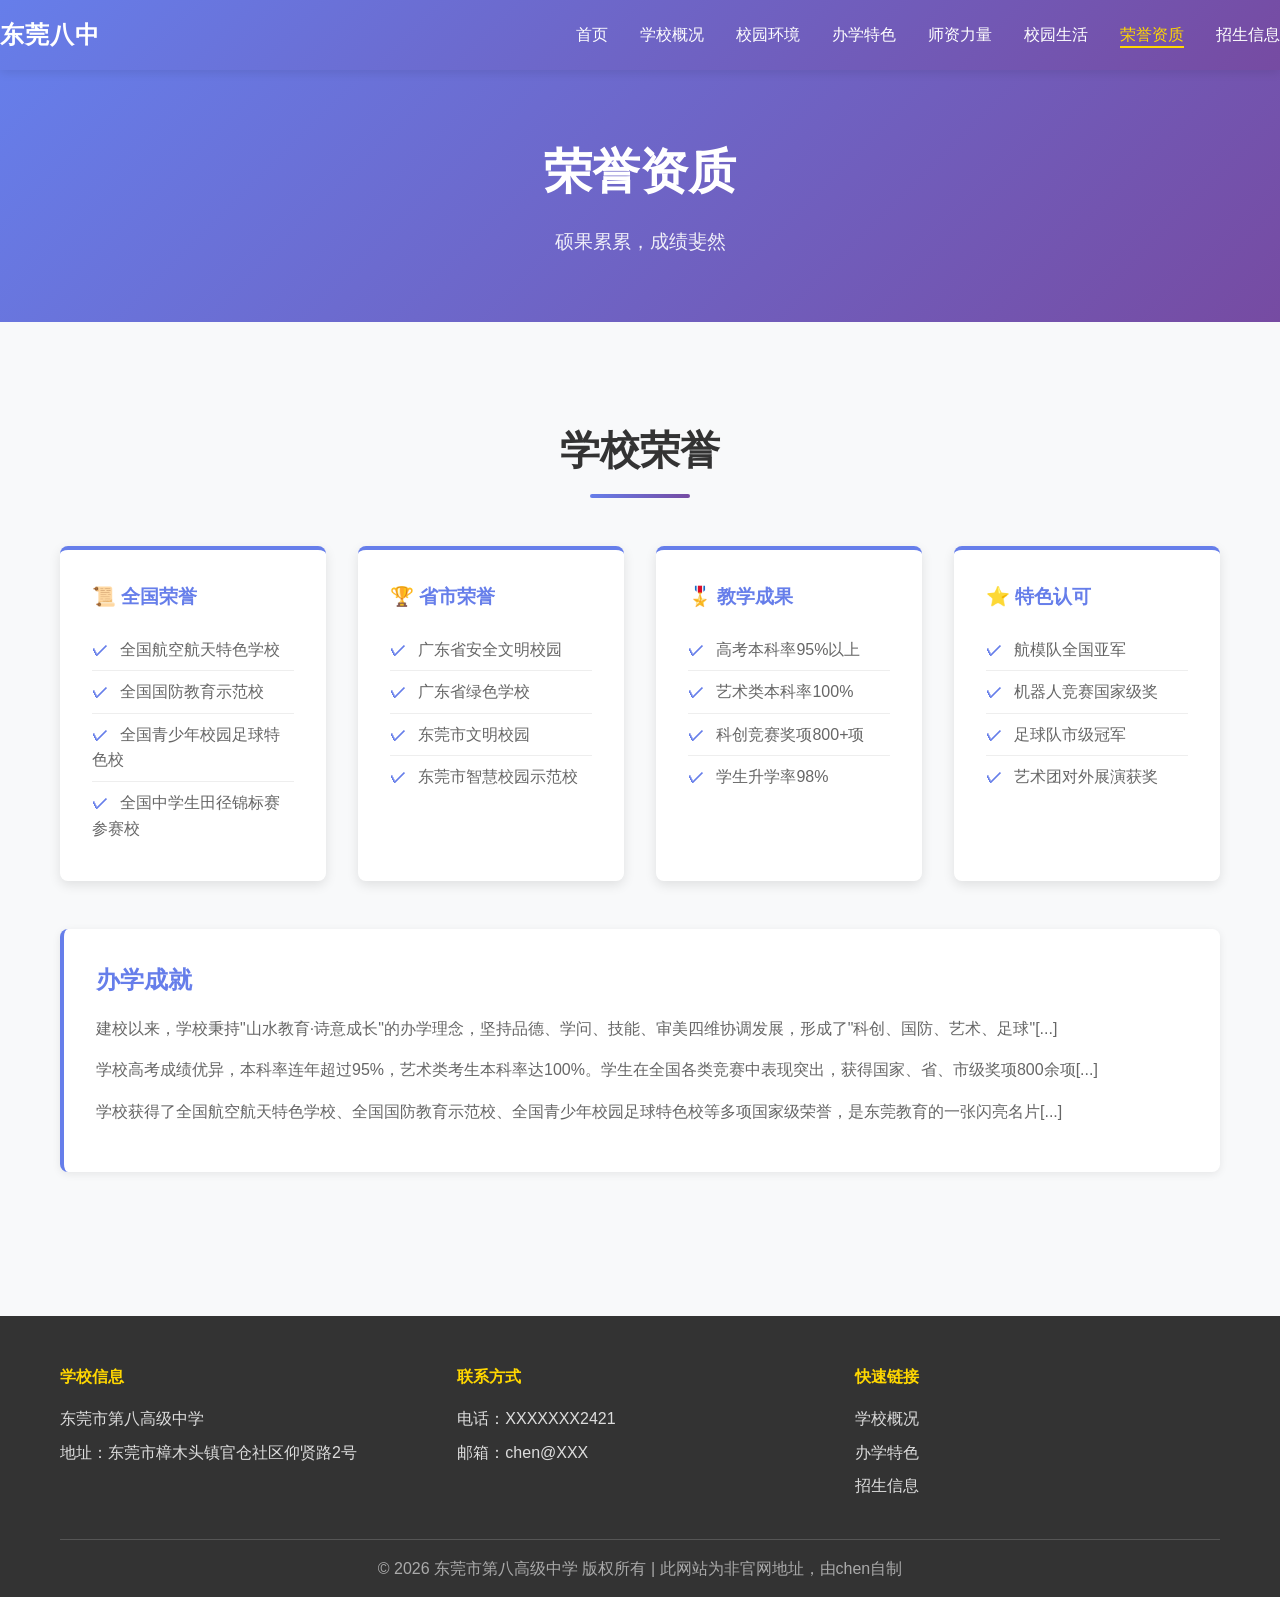
<file: honors.html>
<!DOCTYPE html>
<html lang="zh-CN">
<head>
    <meta charset="UTF-8">
    <meta name="viewport" content="width=device-width, initial-scale=1.0">
    <title>荣誉资质 - 东莞市第八高级中学</title>
    <link rel="stylesheet" href="css/style.css">
</head>
<body>
    <div id="progressBar" class="progress-bar"></div>

    <nav class="navbar" id="navbar">
        <div class="nav-container">
            <div class="nav-logo">东莞八中</div>
            <ul class="nav-menu" id="navMenu">
                <li><a href="index.html" class="nav-link">首页</a></li>
                <li><a href="about.html" class="nav-link">学校概况</a></li>
                <li><a href="campus.html" class="nav-link">校园环境</a></li>
                <li><a href="features.html" class="nav-link">办学特色</a></li>
                <li><a href="teachers.html" class="nav-link">师资力量</a></li>
                <li><a href="life.html" class="nav-link">校园生活</a></li>
                <li><a href="honors.html" class="nav-link active">荣誉资质</a></li>
                <li><a href="recruitment.html" class="nav-link">招生信息</a></li>
            </ul>
            <div class="hamburger" id="hamburger">
                <span></span>
                <span></span>
                <span></span>
            </div>
        </div>
    </nav>

    <section class="page-header">
        <div class="container">
            <h1>荣誉资质</h1>
            <p>硕果累累，成绩斐然</p>
        </div>
    </section>

    <section class="content-section fade-in-up">
        <div class="container">
            <h2 class="section-title">学校荣誉</h2>
            <div class="honors-grid">
                <div class="honor-card fade-in-up">
                    <h4>📜 全国荣誉</h4>
                    <ul>
                        <li>全国航空航天特色学校</li>
                        <li>全国国防教育示范校</li>
                        <li>全国青少年校园足球特色校</li>
                        <li>全国中学生田径锦标赛参赛校</li>
                    </ul>
                </div>
                <div class="honor-card fade-in-up">
                    <h4>🏆 省市荣誉</h4>
                    <ul>
                        <li>广东省安全文明校园</li>
                        <li>广东省绿色学校</li>
                        <li>东莞市文明校园</li>
                        <li>东莞市智慧校园示范校</li>
                    </ul>
                </div>
                <div class="honor-card fade-in-up">
                    <h4>🎖️ 教学成果</h4>
                    <ul>
                        <li>高考本科率95%以上</li>
                        <li>艺术类本科率100%</li>
                        <li>科创竞赛奖项800+项</li>
                        <li>学生升学率98%</li>
                    </ul>
                </div>
                <div class="honor-card fade-in-up">
                    <h4>⭐ 特色认可</h4>
                    <ul>
                        <li>航模队全国亚军</li>
                        <li>机器人竞赛国家级奖</li>
                        <li>足球队市级冠军</li>
                        <li>艺术团对外展演获奖</li>
                    </ul>
                </div>
            </div>

            <div class="content-box" style="margin-top: 3rem;">
                <h3>办学成就</h3>
                <p>建校以来，学校秉持"山水教育·诗意成长"的办学理念，坚持品德、学问、技能、审美四维协调发展，形成了"科创、国防、艺术、足球"[...]
                <p>学校高考成绩优异，本科率连年超过95%，艺术类考生本科率达100%。学生在全国各类竞赛中表现突出，获得国家、省、市级奖项800余项[...]
                <p>学校获得了全国航空航天特色学校、全国国防教育示范校、全国青少年校园足球特色校等多项国家级荣誉，是东莞教育的一张闪亮名片[...]
            </div>
        </div>
    </section>

    <footer class="footer">
        <div class="container">
            <div class="footer-content">
                <div class="footer-section">
                    <h4>学校信息</h4>
                    <p>东莞市第八高级中学</p>
                    <p>地址：东莞市樟木头镇官仓社区仰贤路2号</p>
                </div>
                <div class="footer-section">
                    <h4>联系方式</h4>
                    <p>电话：XXXXXXX2421</p>
                    <p>邮箱：chen@XXX</p>
                </div>
                <div class="footer-section">
                    <h4>快速链接</h4>
                    <ul>
                        <li><a href="about.html">学校概况</a></li>
                        <li><a href="features.html">办学特色</a></li>
                        <li><a href="recruitment.html">招生信息</a></li>
                    </ul>
                </div>
            </div>
            <div class="footer-bottom">
                <p>&copy; 2026 东莞市第八高级中学 版权所有 | 此网站为非官网地址，由chen自制</p>
            </div>
        </div>
    </footer>

    <button id="backToTop" class="back-to-top">↑</button>
    <script src="js/main.js"></script>
</body>
</html>
</file>
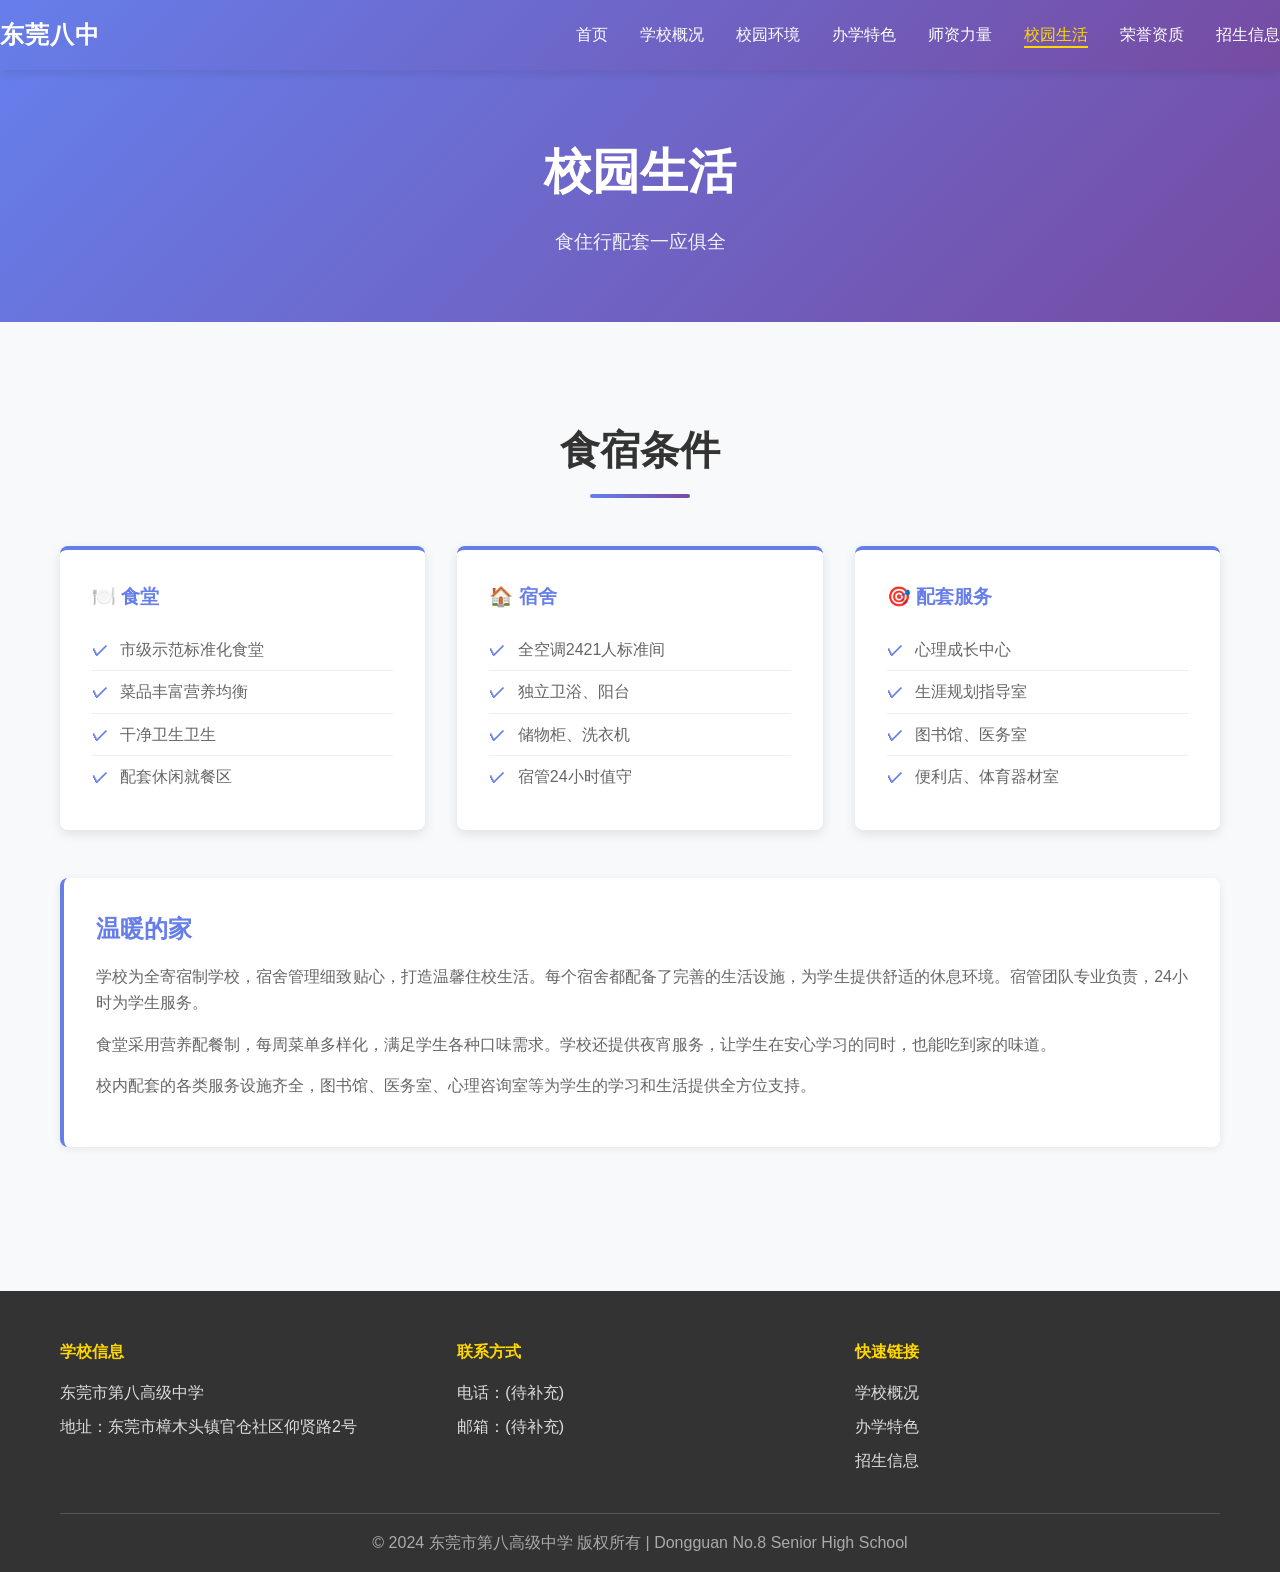
<file: life.html>
<!DOCTYPE html>
<html lang="zh-CN">
<head>
    <meta charset="UTF-8">
    <meta name="viewport" content="width=device-width, initial-scale=1.0">
    <title>校园生活 - 东莞市第八高级中学</title>
    <link rel="stylesheet" href="css/style.css">
</head>
<body>
    <div id="progressBar" class="progress-bar"></div>

    <nav class="navbar" id="navbar">
        <div class="nav-container">
            <div class="nav-logo">东莞八中</div>
            <ul class="nav-menu" id="navMenu">
                <li><a href="index.html" class="nav-link">首页</a></li>
                <li><a href="about.html" class="nav-link">学校概况</a></li>
                <li><a href="campus.html" class="nav-link">校园环境</a></li>
                <li><a href="features.html" class="nav-link">办学特色</a></li>
                <li><a href="teachers.html" class="nav-link">师资力量</a></li>
                <li><a href="life.html" class="nav-link active">校园生活</a></li>
                <li><a href="honors.html" class="nav-link">荣誉资质</a></li>
                <li><a href="recruitment.html" class="nav-link">招生信息</a></li>
            </ul>
            <div class="hamburger" id="hamburger">
                <span></span>
                <span></span>
                <span></span>
            </div>
        </div>
    </nav>

    <section class="page-header">
        <div class="container">
            <h1>校园生活</h1>
            <p>食住行配套一应俱全</p>
        </div>
    </section>

    <section class="content-section fade-in-up">
        <div class="container">
            <h2 class="section-title">食宿条件</h2>
            <div class="life-cards">
                <div class="life-card fade-in-up">
                    <h4>🍽️ 食堂</h4>
                    <ul>
                        <li>市级示范标准化食堂</li>
                        <li>菜品丰富营养均衡</li>
                        <li>干净卫生卫生</li>
                        <li>配套休闲就餐区</li>
                    </ul>
                </div>
                <div class="life-card fade-in-up">
                    <h4>🏠 宿舍</h4>
                    <ul>
                        <li>全空调2421人标准间</li>
                        <li>独立卫浴、阳台</li>
                        <li>储物柜、洗衣机</li>
                        <li>宿管24小时值守</li>
                    </ul>
                </div>
                <div class="life-card fade-in-up">
                    <h4>🎯 配套服务</h4>
                    <ul>
                        <li>心理成长中心</li>
                        <li>生涯规划指导室</li>
                        <li>图书馆、医务室</li>
                        <li>便利店、体育器材室</li>
                    </ul>
                </div>
            </div>

            <div class="content-box" style="margin-top: 3rem;">
                <h3>温暖的家</h3>
                <p>学校为全寄宿制学校，宿舍管理细致贴心，打造温馨住校生活。每个宿舍都配备了完善的生活设施，为学生提供舒适的休息环境。宿管团队专业负责，24小时为学生服务。</p>
                <p>食堂采用营养配餐制，每周菜单多样化，满足学生各种口味需求。学校还提供夜宵服务，让学生在安心学习的同时，也能吃到家的味道。</p>
                <p>校内配套的各类服务设施齐全，图书馆、医务室、心理咨询室等为学生的学习和生活提供全方位支持。</p>
            </div>
        </div>
    </section>

    <footer class="footer">
        <div class="container">
            <div class="footer-content">
                <div class="footer-section">
                    <h4>学校信息</h4>
                    <p>东莞市第八高级中学</p>
                    <p>地址：东莞市樟木头镇官仓社区仰贤路2号</p>
                </div>
                <div class="footer-section">
                    <h4>联系方式</h4>
                    <p>电话：(待补充)</p>
                    <p>邮箱：(待补充)</p>
                </div>
                <div class="footer-section">
                    <h4>快速链接</h4>
                    <ul>
                        <li><a href="about.html">学校概况</a></li>
                        <li><a href="features.html">办学特色</a></li>
                        <li><a href="recruitment.html">招生信息</a></li>
                    </ul>
                </div>
            </div>
            <div class="footer-bottom">
                <p>&copy; 2024 东莞市第八高级中学 版权所有 | Dongguan No.8 Senior High School</p>
            </div>
        </div>
    </footer>

    <button id="backToTop" class="back-to-top">↑</button>
    <script src="js/main.js"></script>
</body>
</html>
</file>
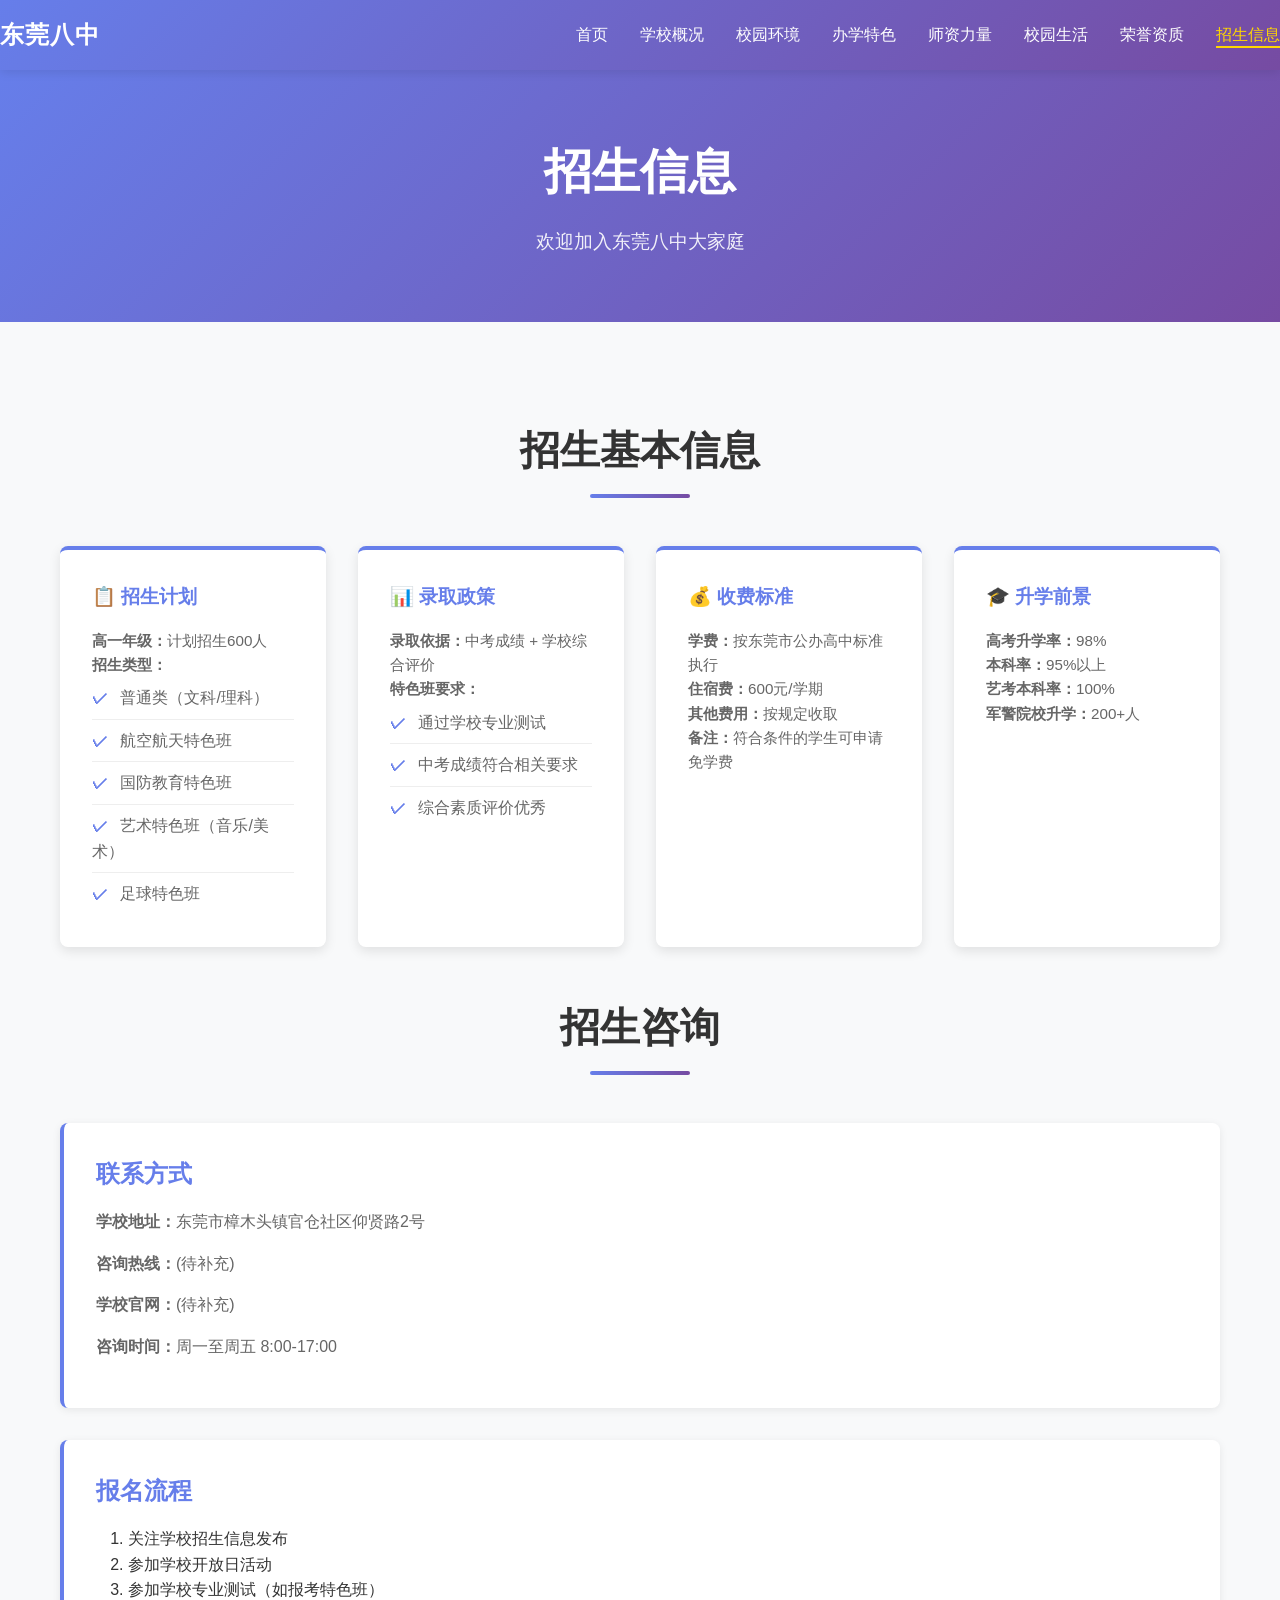
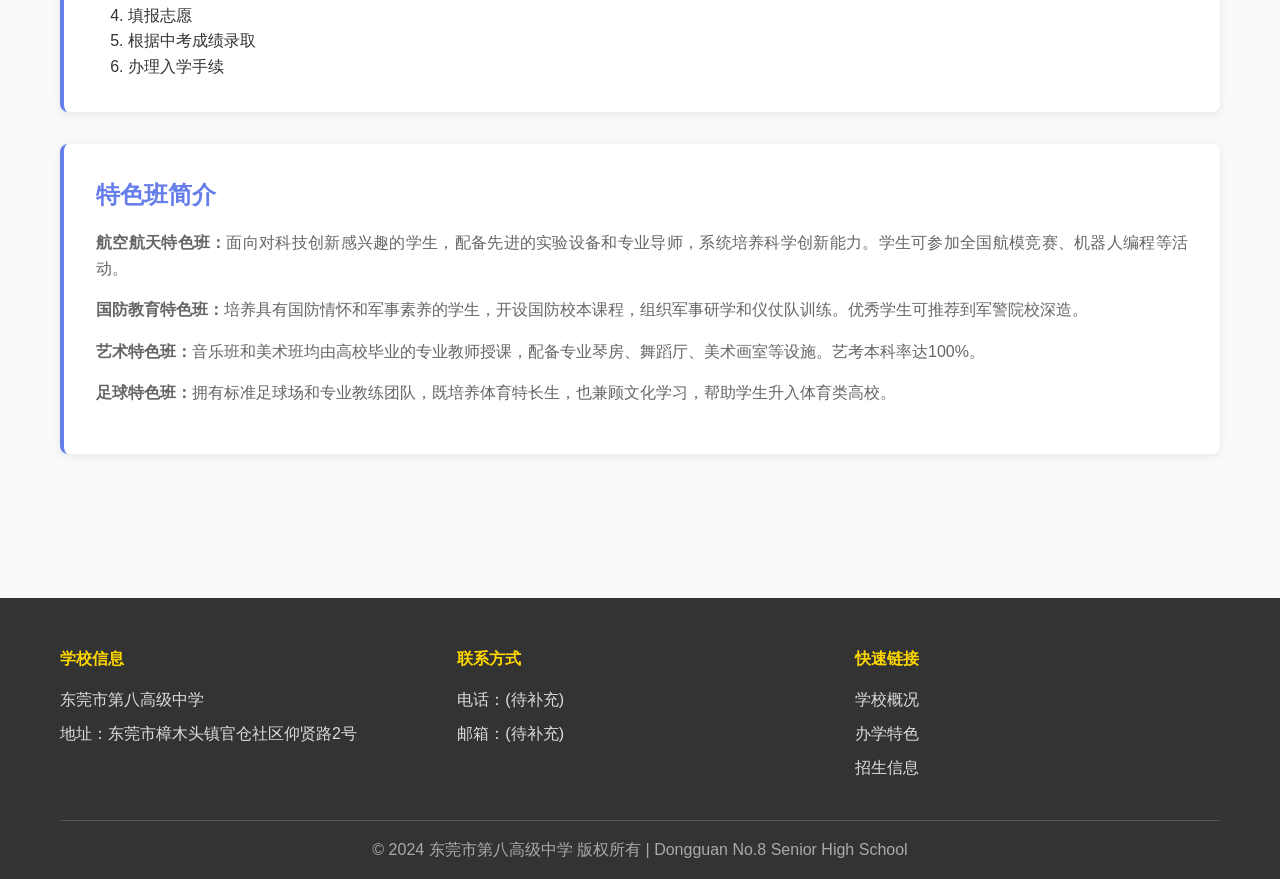
<file: recruitment.html>
<!DOCTYPE html>
<html lang="zh-CN">
<head>
    <meta charset="UTF-8">
    <meta name="viewport" content="width=device-width, initial-scale=1.0">
    <title>招生信息 - 东莞市第八高级中学</title>
    <link rel="stylesheet" href="css/style.css">
</head>
<body>
    <div id="progressBar" class="progress-bar"></div>

    <nav class="navbar" id="navbar">
        <div class="nav-container">
            <div class="nav-logo">东莞八中</div>
            <ul class="nav-menu" id="navMenu">
                <li><a href="index.html" class="nav-link">首页</a></li>
                <li><a href="about.html" class="nav-link">学校概况</a></li>
                <li><a href="campus.html" class="nav-link">校园环境</a></li>
                <li><a href="features.html" class="nav-link">办学特色</a></li>
                <li><a href="teachers.html" class="nav-link">师资力量</a></li>
                <li><a href="life.html" class="nav-link">校园生活</a></li>
                <li><a href="honors.html" class="nav-link">荣誉资质</a></li>
                <li><a href="recruitment.html" class="nav-link active">招生信息</a></li>
            </ul>
            <div class="hamburger" id="hamburger">
                <span></span>
                <span></span>
                <span></span>
            </div>
        </div>
    </nav>

    <section class="page-header">
        <div class="container">
            <h1>招生信息</h1>
            <p>欢迎加入东莞八中大家庭</p>
        </div>
    </section>

    <section class="content-section fade-in-up">
        <div class="container">
            <h2 class="section-title">招生基本信息</h2>
            <div class="recruitment-cards">
                <div class="recruitment-card fade-in-up">
                    <h4>📋 招生计划</h4>
                    <p><strong>高一年级：</strong>计划招生600人</p>
                    <p><strong>招生类型：</strong></p>
                    <ul>
                        <li>普通类（文科/理科）</li>
                        <li>航空航天特色班</li>
                        <li>国防教育特色班</li>
                        <li>艺术特色班（音乐/美术）</li>
                        <li>足球特色班</li>
                    </ul>
                </div>
                <div class="recruitment-card fade-in-up">
                    <h4>📊 录取政策</h4>
                    <p><strong>录取依据：</strong>中考成绩 + 学校综合评价</p>
                    <p><strong>特色班要求：</strong></p>
                    <ul>
                        <li>通过学校专业测试</li>
                        <li>中考成绩符合相关要求</li>
                        <li>综合素质评价优秀</li>
                    </ul>
                </div>
                <div class="recruitment-card fade-in-up">
                    <h4>💰 收费标准</h4>
                    <p><strong>学费：</strong>按东莞市公办高中标准执行</p>
                    <p><strong>住宿费：</strong>600元/学期</p>
                    <p><strong>其他费用：</strong>按规定收取</p>
                    <p><strong>备注：</strong>符合条件的学生可申请免学费</p>
                </div>
                <div class="recruitment-card fade-in-up">
                    <h4>🎓 升学前景</h4>
                    <p><strong>高考升学率：</strong>98%</p>
                    <p><strong>本科率：</strong>95%以上</p>
                    <p><strong>艺考本科率：</strong>100%</p>
                    <p><strong>军警院校升学：</strong>200+人</p>
                </div>
            </div>

            <h2 class="section-title" style="margin-top: 3rem;">招生咨询</h2>
            <div class="content-box">
                <h3>联系方式</h3>
                <p><strong>学校地址：</strong>东莞市樟木头镇官仓社区仰贤路2号</p>
                <p><strong>咨询热线：</strong>(待补充)</p>
                <p><strong>学校官网：</strong>(待补充)</p>
                <p><strong>咨询时间：</strong>周一至周五 8:00-17:00</p>
            </div>

            <div class="content-box">
                <h3>报名流程</h3>
                <ol style="padding-left: 2rem;">
                    <li>关注学校招生信息发布</li>
                    <li>参加学校开放日活动</li>
                    <li>参加学校专业测试（如报考特色班）</li>
                    <li>填报志愿</li>
                    <li>根据中考成绩录取</li>
                    <li>办理入学手续</li>
                </ol>
            </div>

            <div class="content-box">
                <h3>特色班简介</h3>
                <p><strong>航空航天特色班：</strong>面向对科技创新感兴趣的学生，配备先进的实验设备和专业导师，系统培养科学创新能力。学生可参加全国航模竞赛、机器人编程等活动。</p>
                <p><strong>国防教育特色班：</strong>培养具有国防情怀和军事素养的学生，开设国防校本课程，组织军事研学和仪仗队训练。优秀学生可推荐到军警院校深造。</p>
                <p><strong>艺术特色班：</strong>音乐班和美术班均由高校毕业的专业教师授课，配备专业琴房、舞蹈厅、美术画室等设施。艺考本科率达100%。</p>
                <p><strong>足球特色班：</strong>拥有标准足球场和专业教练团队，既培养体育特长生，也兼顾文化学习，帮助学生升入体育类高校。</p>
            </div>
        </div>
    </section>

    <footer class="footer">
        <div class="container">
            <div class="footer-content">
                <div class="footer-section">
                    <h4>学校信息</h4>
                    <p>东莞市第八高级中学</p>
                    <p>地址：东莞市樟木头镇官仓社区仰贤路2号</p>
                </div>
                <div class="footer-section">
                    <h4>联系方式</h4>
                    <p>电话：(待补充)</p>
                    <p>邮箱：(待补充)</p>
                </div>
                <div class="footer-section">
                    <h4>快速链接</h4>
                    <ul>
                        <li><a href="about.html">学校概况</a></li>
                        <li><a href="features.html">办学特色</a></li>
                        <li><a href="recruitment.html">招生信息</a></li>
                    </ul>
                </div>
            </div>
            <div class="footer-bottom">
                <p>&copy; 2024 东莞市第八高级中学 版权所有 | Dongguan No.8 Senior High School</p>
            </div>
        </div>
    </footer>

    <button id="backToTop" class="back-to-top">↑</button>
    <script src="js/main.js"></script>
</body>
</html>
</file>
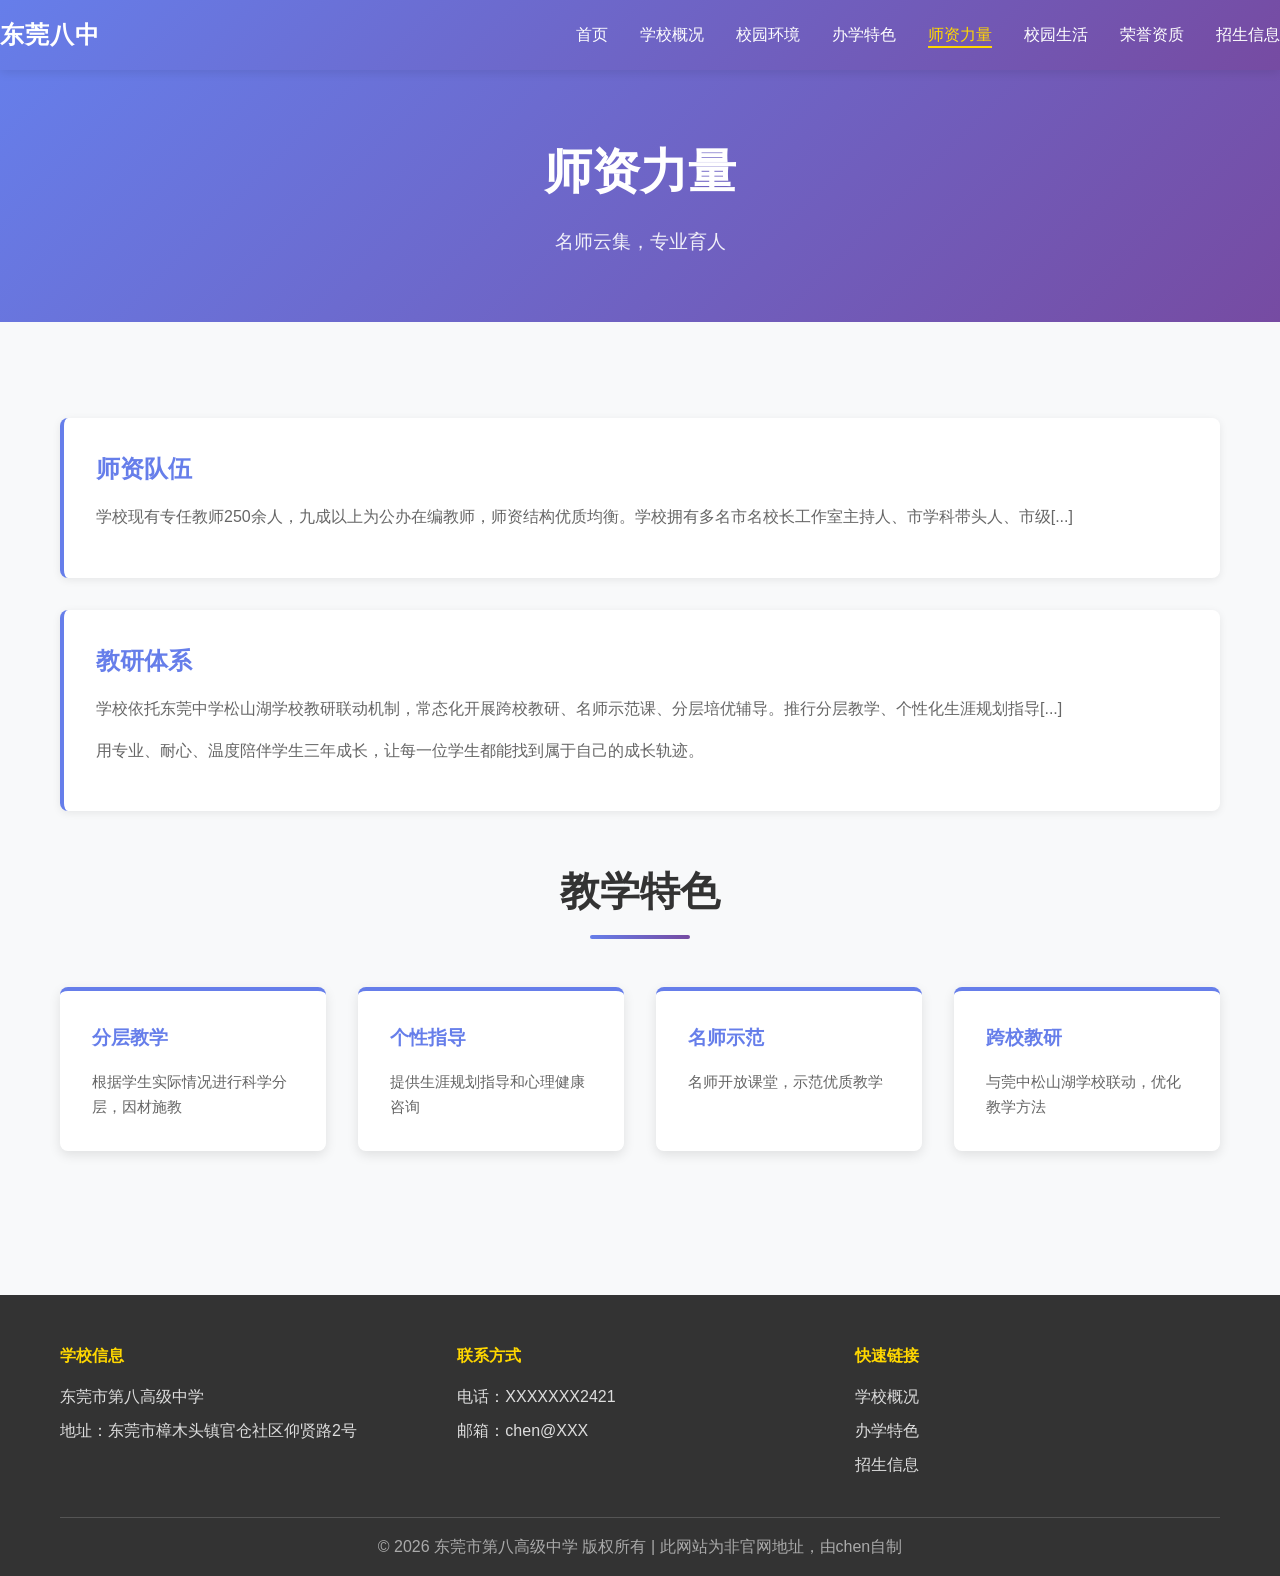
<file: teachers.html>
<!DOCTYPE html>
<html lang="zh-CN">
<head>
    <meta charset="UTF-8">
    <meta name="viewport" content="width=device-width, initial-scale=1.0">
    <title>师资力量 - 东莞市第八高级中学</title>
    <link rel="stylesheet" href="css/style.css">
</head>
<body>
    <div id="progressBar" class="progress-bar"></div>

    <nav class="navbar" id="navbar">
        <div class="nav-container">
            <div class="nav-logo">东莞八中</div>
            <ul class="nav-menu" id="navMenu">
                <li><a href="index.html" class="nav-link">首页</a></li>
                <li><a href="about.html" class="nav-link">学校概况</a></li>
                <li><a href="campus.html" class="nav-link">校园环境</a></li>
                <li><a href="features.html" class="nav-link">办学特色</a></li>
                <li><a href="teachers.html" class="nav-link active">师资力量</a></li>
                <li><a href="life.html" class="nav-link">校园生活</a></li>
                <li><a href="honors.html" class="nav-link">荣誉资质</a></li>
                <li><a href="recruitment.html" class="nav-link">招生信息</a></li>
            </ul>
            <div class="hamburger" id="hamburger">
                <span></span>
                <span></span>
                <span></span>
            </div>
        </div>
    </nav>

    <section class="page-header">
        <div class="container">
            <h1>师资力量</h1>
            <p>名师云集，专业育人</p>
        </div>
    </section>

    <section class="content-section fade-in-up">
        <div class="container">
            <div class="content-box">
                <h3>师资队伍</h3>
                <p>学校现有专任教师250余人，九成以上为公办在编教师，师资结构优质均衡。学校拥有多名市名校长工作室主持人、市学科带头人、市级[...]
            </div>

            <div class="content-box">
                <h3>教研体系</h3>
                <p>学校依托东莞中学松山湖学校教研联动机制，常态化开展跨校教研、名师示范课、分层培优辅导。推行分层教学、个性化生涯规划指导[...]
                <p>用专业、耐心、温度陪伴学生三年成长，让每一位学生都能找到属于自己的成长轨迹。</p>
            </div>

            <h2 class="section-title" style="margin-top: 3rem;">教学特色</h2>
            <div class="concept-cards">
                <div class="concept-card fade-in-up">
                    <h4>分层教学</h4>
                    <p>根据学生实际情况进行科学分层，因材施教</p>
                </div>
                <div class="concept-card fade-in-up">
                    <h4>个性指导</h4>
                    <p>提供生涯规划指导和心理健康咨询</p>
                </div>
                <div class="concept-card fade-in-up">
                    <h4>名师示范</h4>
                    <p>名师开放课堂，示范优质教学</p>
                </div>
                <div class="concept-card fade-in-up">
                    <h4>跨校教研</h4>
                    <p>与莞中松山湖学校联动，优化教学方法</p>
                </div>
            </div>
        </div>
    </section>

    <footer class="footer">
        <div class="container">
            <div class="footer-content">
                <div class="footer-section">
                    <h4>学校信息</h4>
                    <p>东莞市第八高级中学</p>
                    <p>地址：东莞市樟木头镇官仓社区仰贤路2号</p>
                </div>
                <div class="footer-section">
                    <h4>联系方式</h4>
                    <p>电话：XXXXXXX2421</p>
                    <p>邮箱：chen@XXX</p>
                </div>
                <div class="footer-section">
                    <h4>快速链接</h4>
                    <ul>
                        <li><a href="about.html">学校概况</a></li>
                        <li><a href="features.html">办学特色</a></li>
                        <li><a href="recruitment.html">招生信息</a></li>
                    </ul>
                </div>
            </div>
            <div class="footer-bottom">
                <p>&copy; 2026 东莞市第八高级中学 版权所有 | 此网站为非官网地址，由chen自制</p>
            </div>
        </div>
    </footer>

    <button id="backToTop" class="back-to-top">↑</button>
    <script src="js/main.js"></script>
</body>
</html>
</file>
<file: css/style.css>
* {
    margin: 0;
    padding: 0;
    box-sizing: border-box;
}

body {
    font-family: 'Segoe UI', Tahoma, Geneva, Verdana, sans-serif;
    line-height: 1.6;
    color: #333;
    background-color: #f8f9fa;
}

.container {
    max-width: 1200px;
    margin: 0 auto;
    padding: 0 20px;
}

/* Progress Bar */
.progress-bar {
    position: fixed;
    top: 0;
    left: 0;
    height: 3px;
    background: linear-gradient(to right, #007bff, #00d4ff);
    width: 0;
    z-index: 9999;
    transition: width 0.3s ease;
}

/* Navbar */
.navbar {
    background: linear-gradient(135deg, #667eea 0%, #764ba2 100%);
    padding: 1rem 0;
    position: sticky;
    top: 0;
    z-index: 100;
    box-shadow: 0 2px 10px rgba(0, 0, 0, 0.1);
}

.nav-container {
    display: flex;
    justify-content: space-between;
    align-items: center;
}

.nav-logo {
    font-size: 1.5rem;
    font-weight: bold;
    color: white;
    letter-spacing: 1px;
}

.nav-menu {
    display: flex;
    list-style: none;
    gap: 2rem;
}

.nav-link {
    color: white;
    text-decoration: none;
    transition: all 0.3s ease;
    font-weight: 500;
    position: relative;
}

.nav-link:hover,
.nav-link.active {
    color: #ffd700;
}

.nav-link.active::after {
    content: '';
    position: absolute;
    bottom: -5px;
    left: 0;
    width: 100%;
    height: 2px;
    background-color: #ffd700;
}

.hamburger {
    display: none;
    flex-direction: column;
    cursor: pointer;
}

.hamburger span {
    width: 25px;
    height: 3px;
    background-color: white;
    margin: 5px 0;
    transition: 0.3s;
}

/* Page Header */
.page-header {
    background: linear-gradient(135deg, #667eea 0%, #764ba2 100%);
    color: white;
    padding: 4rem 0;
    text-align: center;
    margin-bottom: 3rem;
}

.page-header h1 {
    font-size: 3rem;
    margin-bottom: 1rem;
    animation: fadeInDown 0.8s ease;
}

.page-header p {
    font-size: 1.2rem;
    opacity: 0.9;
    animation: fadeInUp 0.8s ease;
}

/* Content Sections */
.content-section {
    padding: 3rem 0;
}

.section-title {
    text-align: center;
    font-size: 2.5rem;
    color: #333;
    margin-bottom: 3rem;
    position: relative;
    padding-bottom: 1rem;
}

.section-title::after {
    content: '';
    position: absolute;
    bottom: 0;
    left: 50%;
    transform: translateX(-50%);
    width: 100px;
    height: 4px;
    background: linear-gradient(to right, #667eea, #764ba2);
    border-radius: 2px;
}

.content-box {
    background: white;
    padding: 2rem;
    border-radius: 8px;
    margin-bottom: 2rem;
    box-shadow: 0 2px 8px rgba(0, 0, 0, 0.08);
    border-left: 4px solid #667eea;
}

.content-box h3 {
    color: #667eea;
    font-size: 1.5rem;
    margin-bottom: 1rem;
}

.content-box p {
    color: #666;
    margin-bottom: 1rem;
    text-align: justify;
}

/* Cards */
.concept-cards,
.life-cards,
.honors-grid,
.recruitment-cards {
    display: grid;
    grid-template-columns: repeat(auto-fit, minmax(250px, 1fr));
    gap: 2rem;
    margin-bottom: 2rem;
}

.concept-card,
.life-card,
.honor-card,
.recruitment-card {
    background: white;
    padding: 2rem;
    border-radius: 8px;
    box-shadow: 0 4px 12px rgba(0, 0, 0, 0.1);
    transition: all 0.3s ease;
    border-top: 4px solid #667eea;
}

.concept-card:hover,
.life-card:hover,
.honor-card:hover,
.recruitment-card:hover {
    transform: translateY(-8px);
    box-shadow: 0 8px 24px rgba(0, 0, 0, 0.15);
}

.concept-card h4,
.life-card h4,
.honor-card h4,
.recruitment-card h4 {
    color: #667eea;
    font-size: 1.2rem;
    margin-bottom: 1rem;
}

.concept-card p,
.life-card p,
.honor-card p,
.recruitment-card p {
    color: #666;
    font-size: 0.95rem;
}

.concept-card ul,
.life-card ul,
.honor-card ul,
.recruitment-card ul {
    list-style: none;
    padding-left: 0;
}

.concept-card li,
.life-card li,
.honor-card li,
.recruitment-card li {
    color: #666;
    padding: 0.5rem 0;
    border-bottom: 1px solid #eee;
}

.concept-card li:last-child,
.life-card li:last-child,
.honor-card li:last-child,
.recruitment-card li:last-child {
    border-bottom: none;
}

.concept-card li::before,
.life-card li::before,
.honor-card li::before,
.recruitment-card li::before {
    content: '✓ ';
    color: #667eea;
    font-weight: bold;
    margin-right: 0.5rem;
}

/* Hero Section (Index) */
.hero {
    background: linear-gradient(135deg, #667eea 0%, #764ba2 100%);
    color: white;
    padding: 6rem 0;
    text-align: center;
    margin-bottom: 3rem;
}

.hero h1 {
    font-size: 3.5rem;
    margin-bottom: 1rem;
    animation: fadeInDown 1s ease;
}

.hero p {
    font-size: 1.3rem;
    margin-bottom: 2rem;
    opacity: 0.9;
    animation: fadeInUp 1s ease;
}

.btn {
    display: inline-block;
    padding: 0.8rem 2rem;
    background-color: #ffd700;
    color: #333;
    text-decoration: none;
    border-radius: 5px;
    font-weight: bold;
    transition: all 0.3s ease;
    border: none;
    cursor: pointer;
}

.btn:hover {
    background-color: #ffed4e;
    transform: scale(1.05);
    box-shadow: 0 4px 12px rgba(255, 215, 0, 0.3);
}

/* Footer */
.footer {
    background: #333;
    color: white;
    padding: 3rem 0 1rem;
    margin-top: 4rem;
}

.footer-content {
    display: grid;
    grid-template-columns: repeat(auto-fit, minmax(250px, 1fr));
    gap: 2rem;
    margin-bottom: 2rem;
}

.footer-section h4 {
    color: #ffd700;
    margin-bottom: 1rem;
}

.footer-section p,
.footer-section a {
    color: #ddd;
    margin-bottom: 0.5rem;
    text-decoration: none;
    transition: color 0.3s ease;
}

.footer-section a:hover {
    color: #ffd700;
}

.footer-section ul {
    list-style: none;
}

.footer-section li {
    margin-bottom: 0.5rem;
}

.footer-bottom {
    border-top: 1px solid #555;
    padding-top: 1rem;
    text-align: center;
    color: #aaa;
}

/* Back to Top Button */
.back-to-top {
    position: fixed;
    bottom: 2rem;
    right: 2rem;
    background: linear-gradient(135deg, #667eea 0%, #764ba2 100%);
    color: white;
    width: 50px;
    height: 50px;
    border-radius: 50%;
    border: none;
    cursor: pointer;
    font-size: 1.5rem;
    display: none;
    align-items: center;
    justify-content: center;
    box-shadow: 0 4px 12px rgba(0, 0, 0, 0.2);
    transition: all 0.3s ease;
    z-index: 99;
}

.back-to-top:hover {
    transform: translateY(-5px);
    box-shadow: 0 6px 16px rgba(0, 0, 0, 0.3);
}

.back-to-top.show {
    display: flex;
}

/* Animations */
@keyframes fadeInDown {
    from {
        opacity: 0;
        transform: translateY(-30px);
    }
    to {
        opacity: 1;
        transform: translateY(0);
    }
}

@keyframes fadeInUp {
    from {
        opacity: 0;
        transform: translateY(30px);
    }
    to {
        opacity: 1;
        transform: translateY(0);
    }
}

.fade-in-up {
    animation: fadeInUp 0.8s ease forwards;
}

/* Responsive Design */
@media (max-width: 768px) {
    .nav-menu {
        position: absolute;
        left: -100%;
        top: 60px;
        flex-direction: column;
        background-color: #667eea;
        width: 100%;
        text-align: center;
        transition: 0.3s;
        gap: 0;
        padding: 2rem 0;
    }

    .nav-menu.active {
        left: 0;
    }

    .hamburger {
        display: flex;
    }

    .page-header h1 {
        font-size: 2rem;
    }

    .page-header p {
        font-size: 1rem;
    }

    .hero h1 {
        font-size: 2rem;
    }

    .hero p {
        font-size: 1rem;
    }

    .section-title {
        font-size: 1.8rem;
    }

    .concept-cards,
    .life-cards,
    .honors-grid,
    .recruitment-cards {
        grid-template-columns: 1fr;
    }

    .back-to-top {
        width: 40px;
        height: 40px;
        font-size: 1rem;
        bottom: 1rem;
        right: 1rem;
    }
}

@media (max-width: 480px) {
    .container {
        padding: 0 10px;
    }

    .nav-logo {
        font-size: 1.2rem;
    }

    .page-header {
        padding: 2rem 0;
    }

    .page-header h1 {
        font-size: 1.5rem;
    }

    .hero {
        padding: 3rem 0;
    }

    .hero h1 {
        font-size: 1.5rem;
    }

    .content-box {
        padding: 1.5rem;
    }

    .concept-card,
    .life-card,
    .honor-card,
    .recruitment-card {
        padding: 1.5rem;
    }
}
</file>
